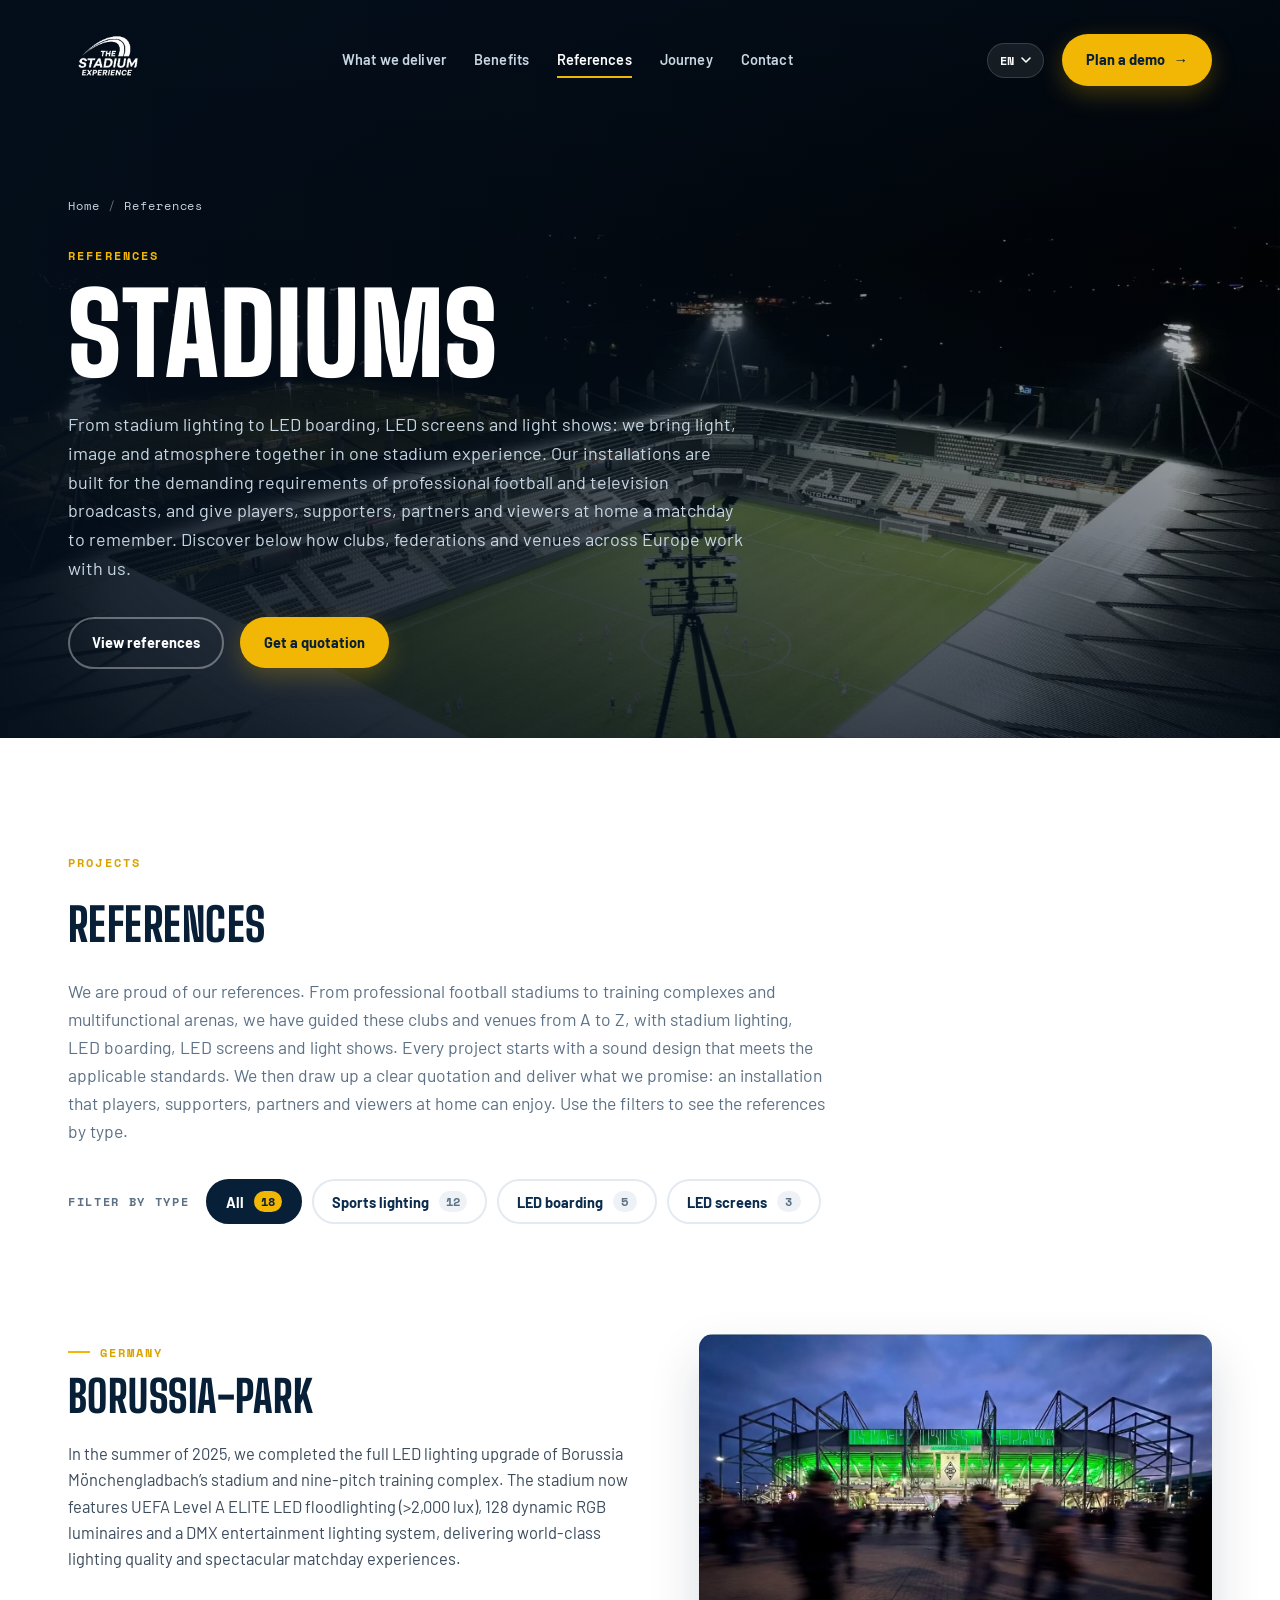
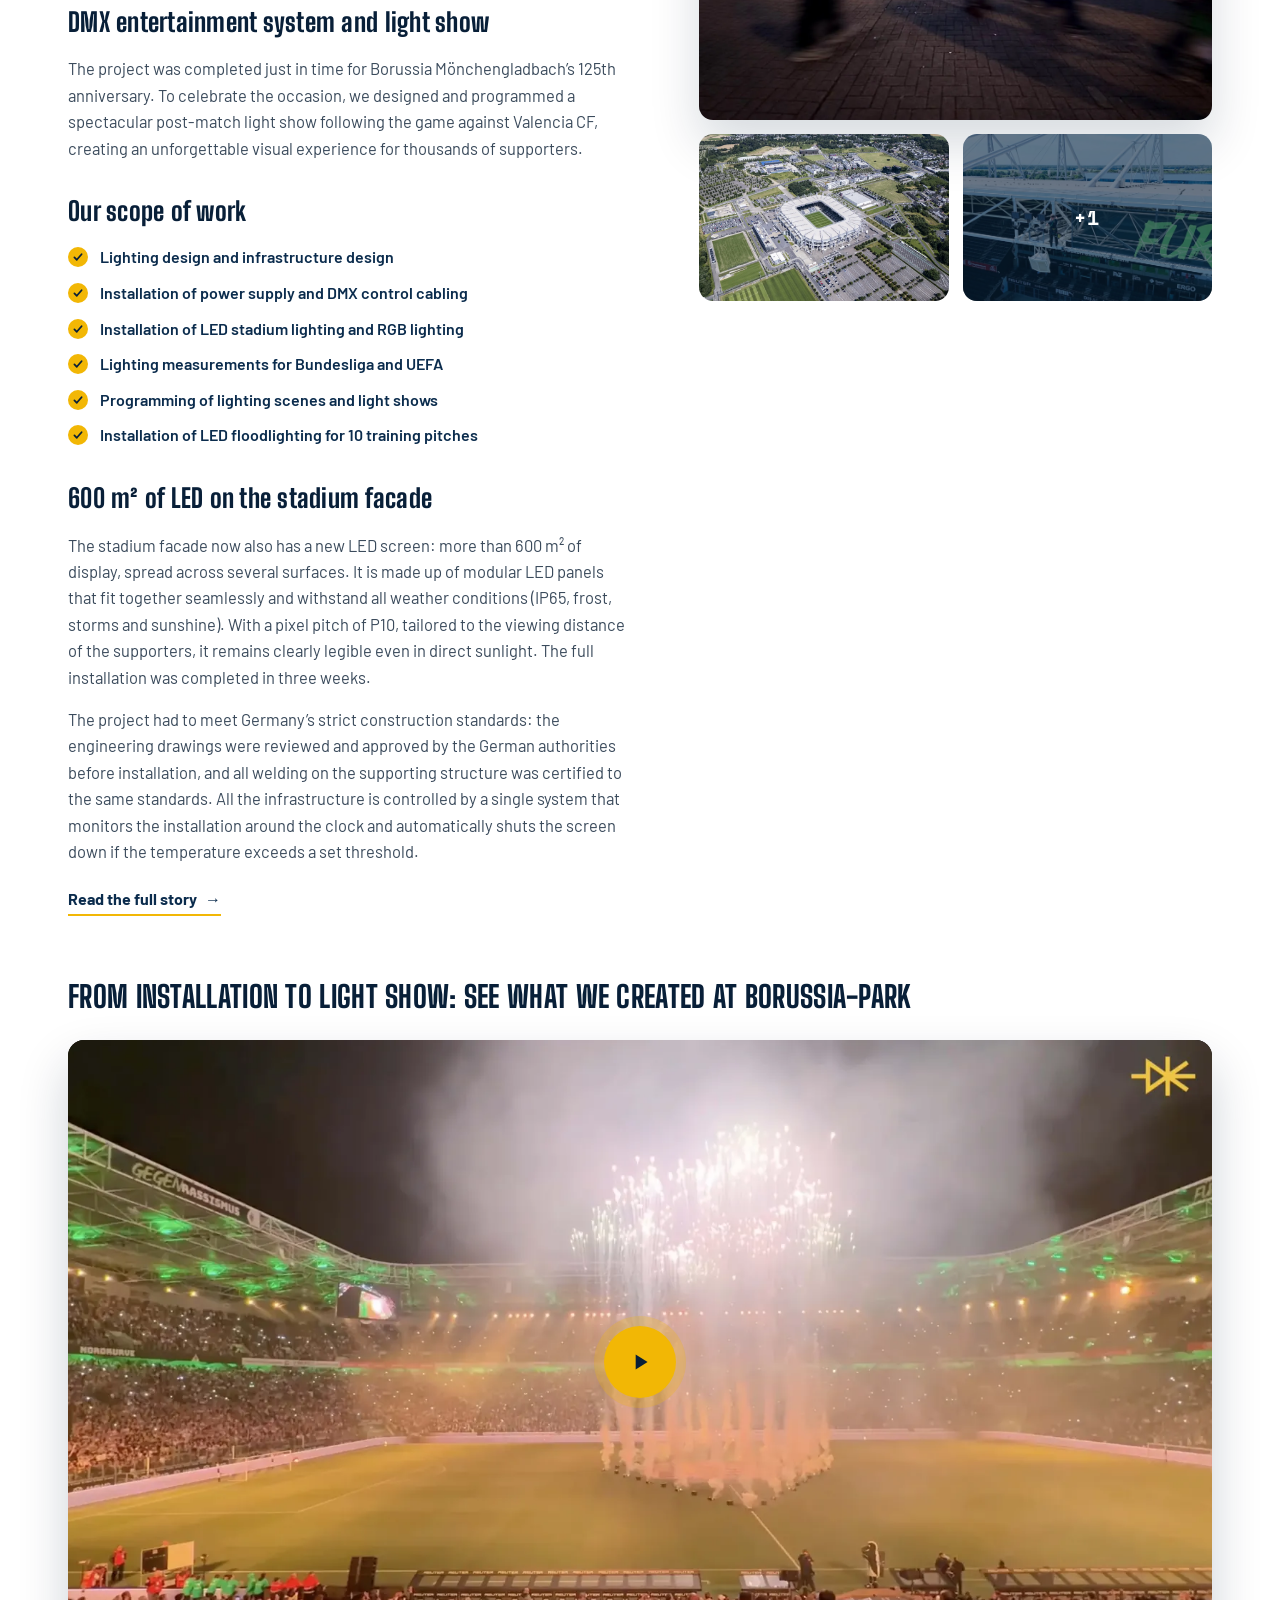
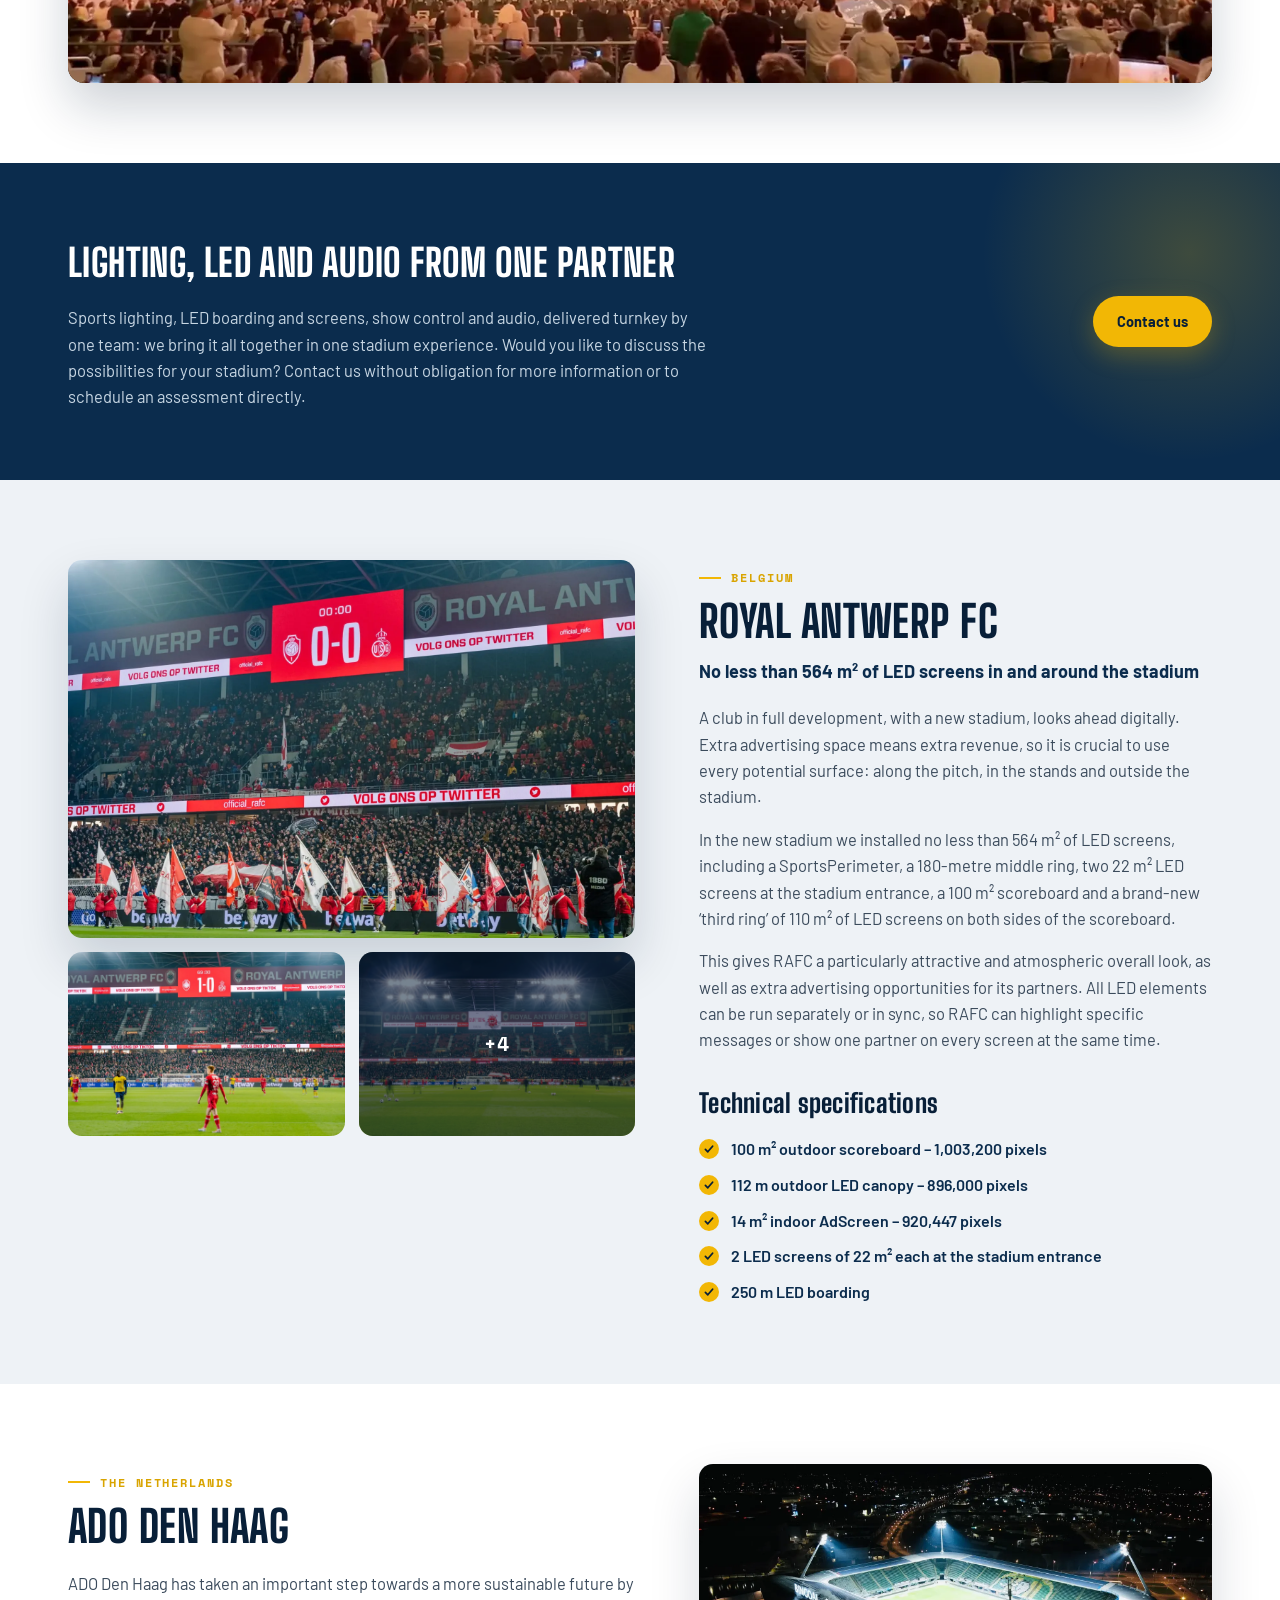
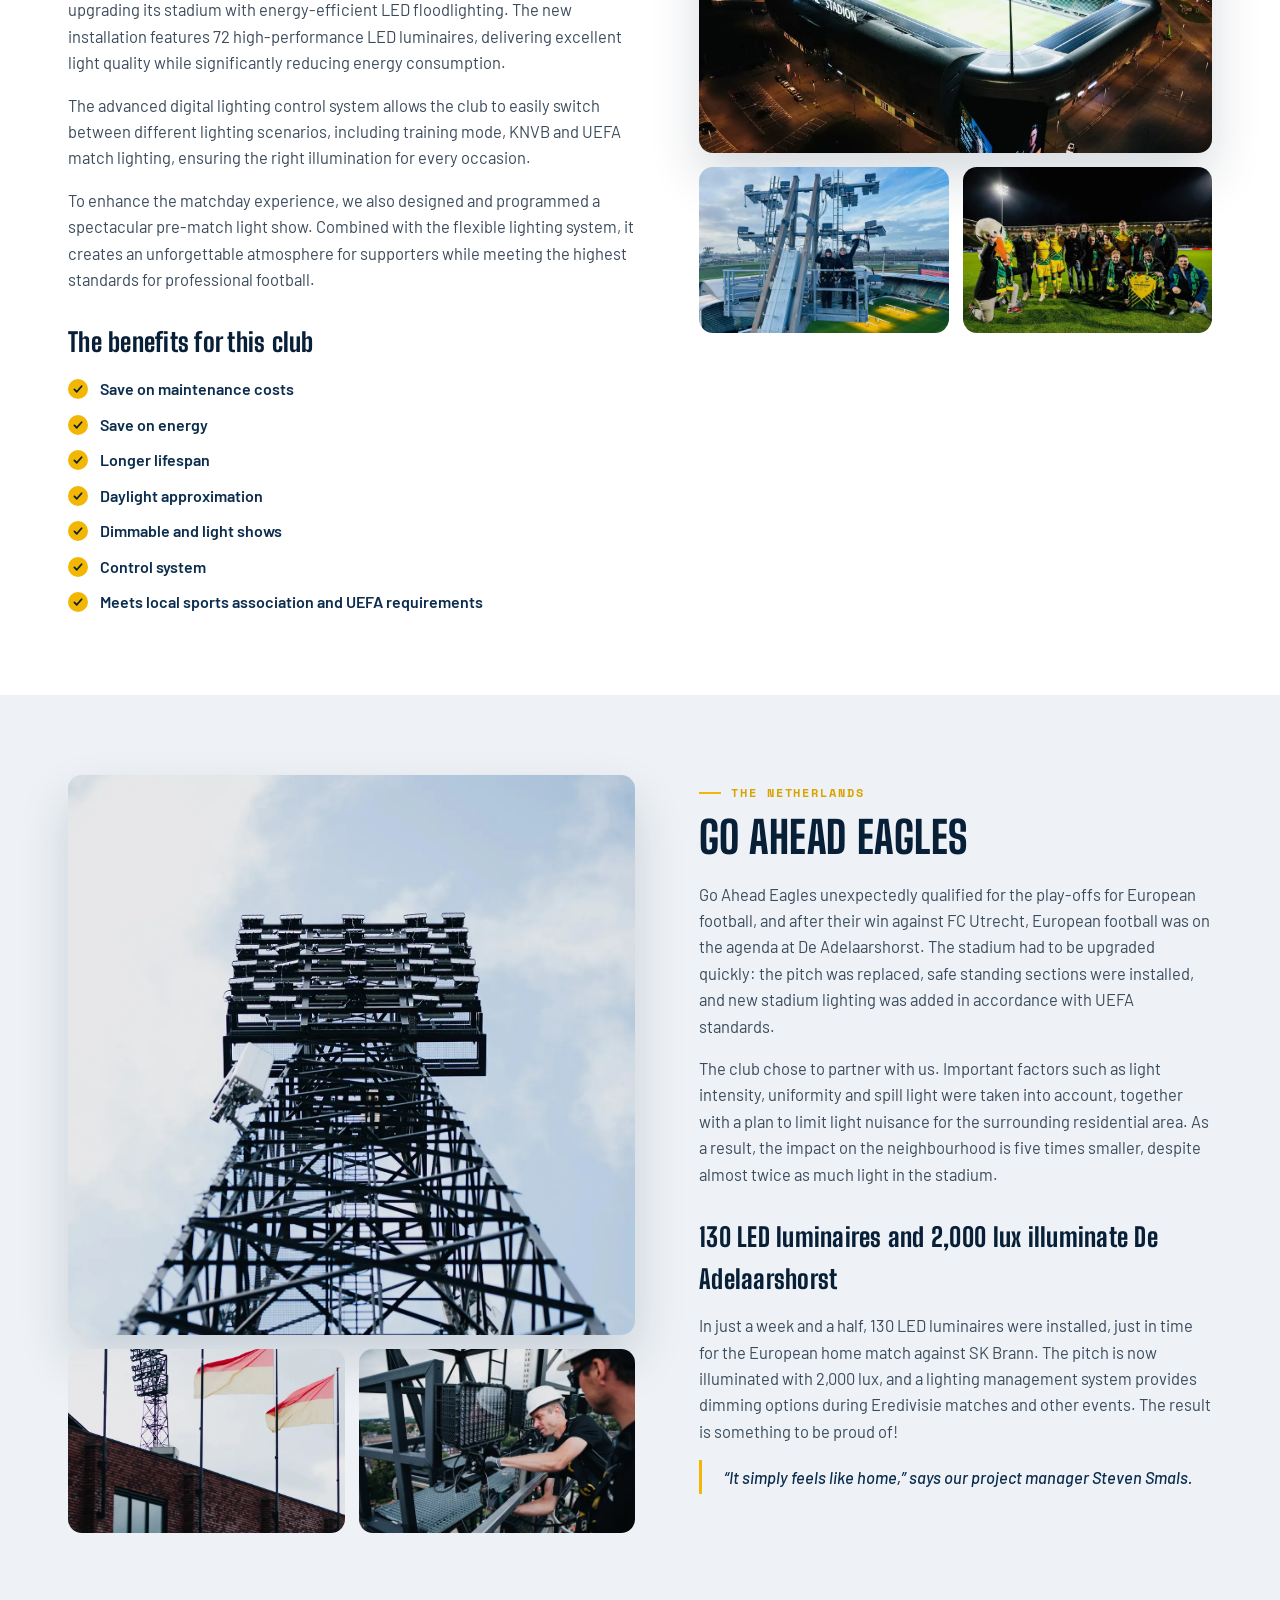
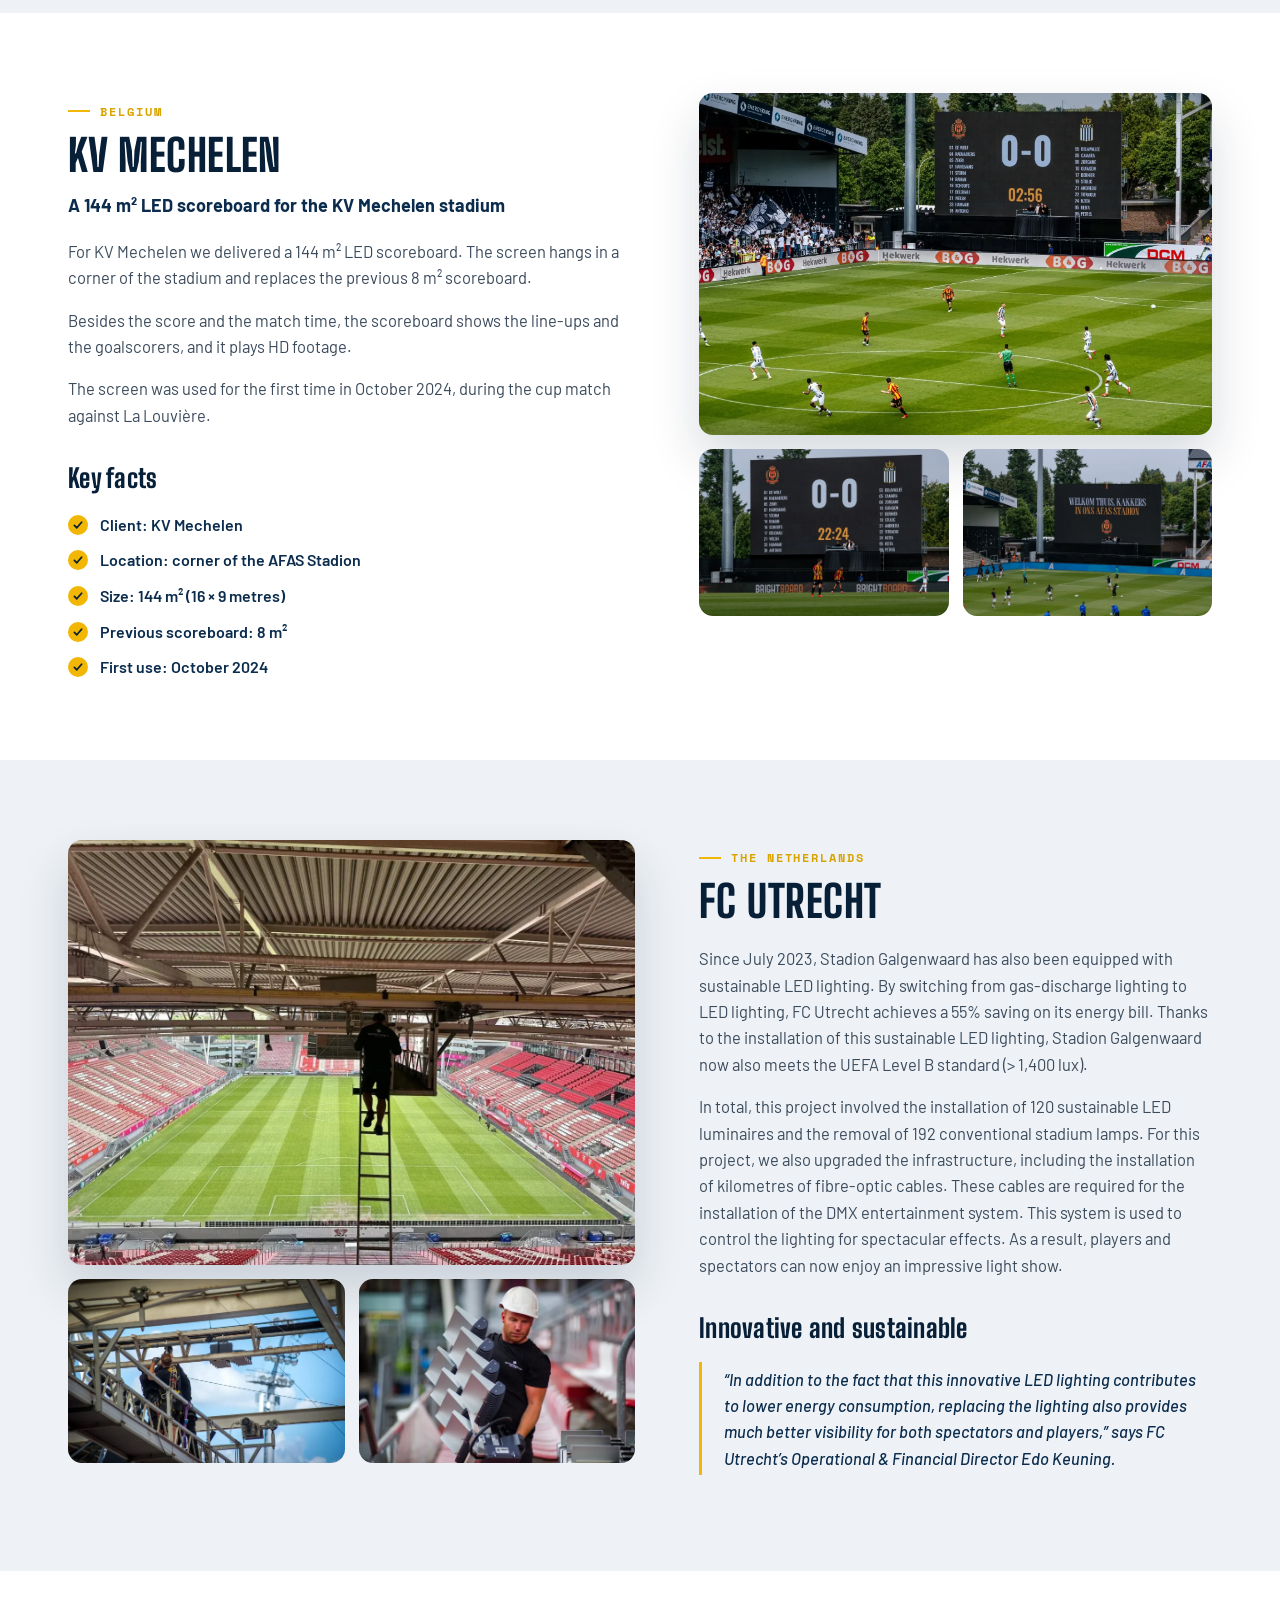
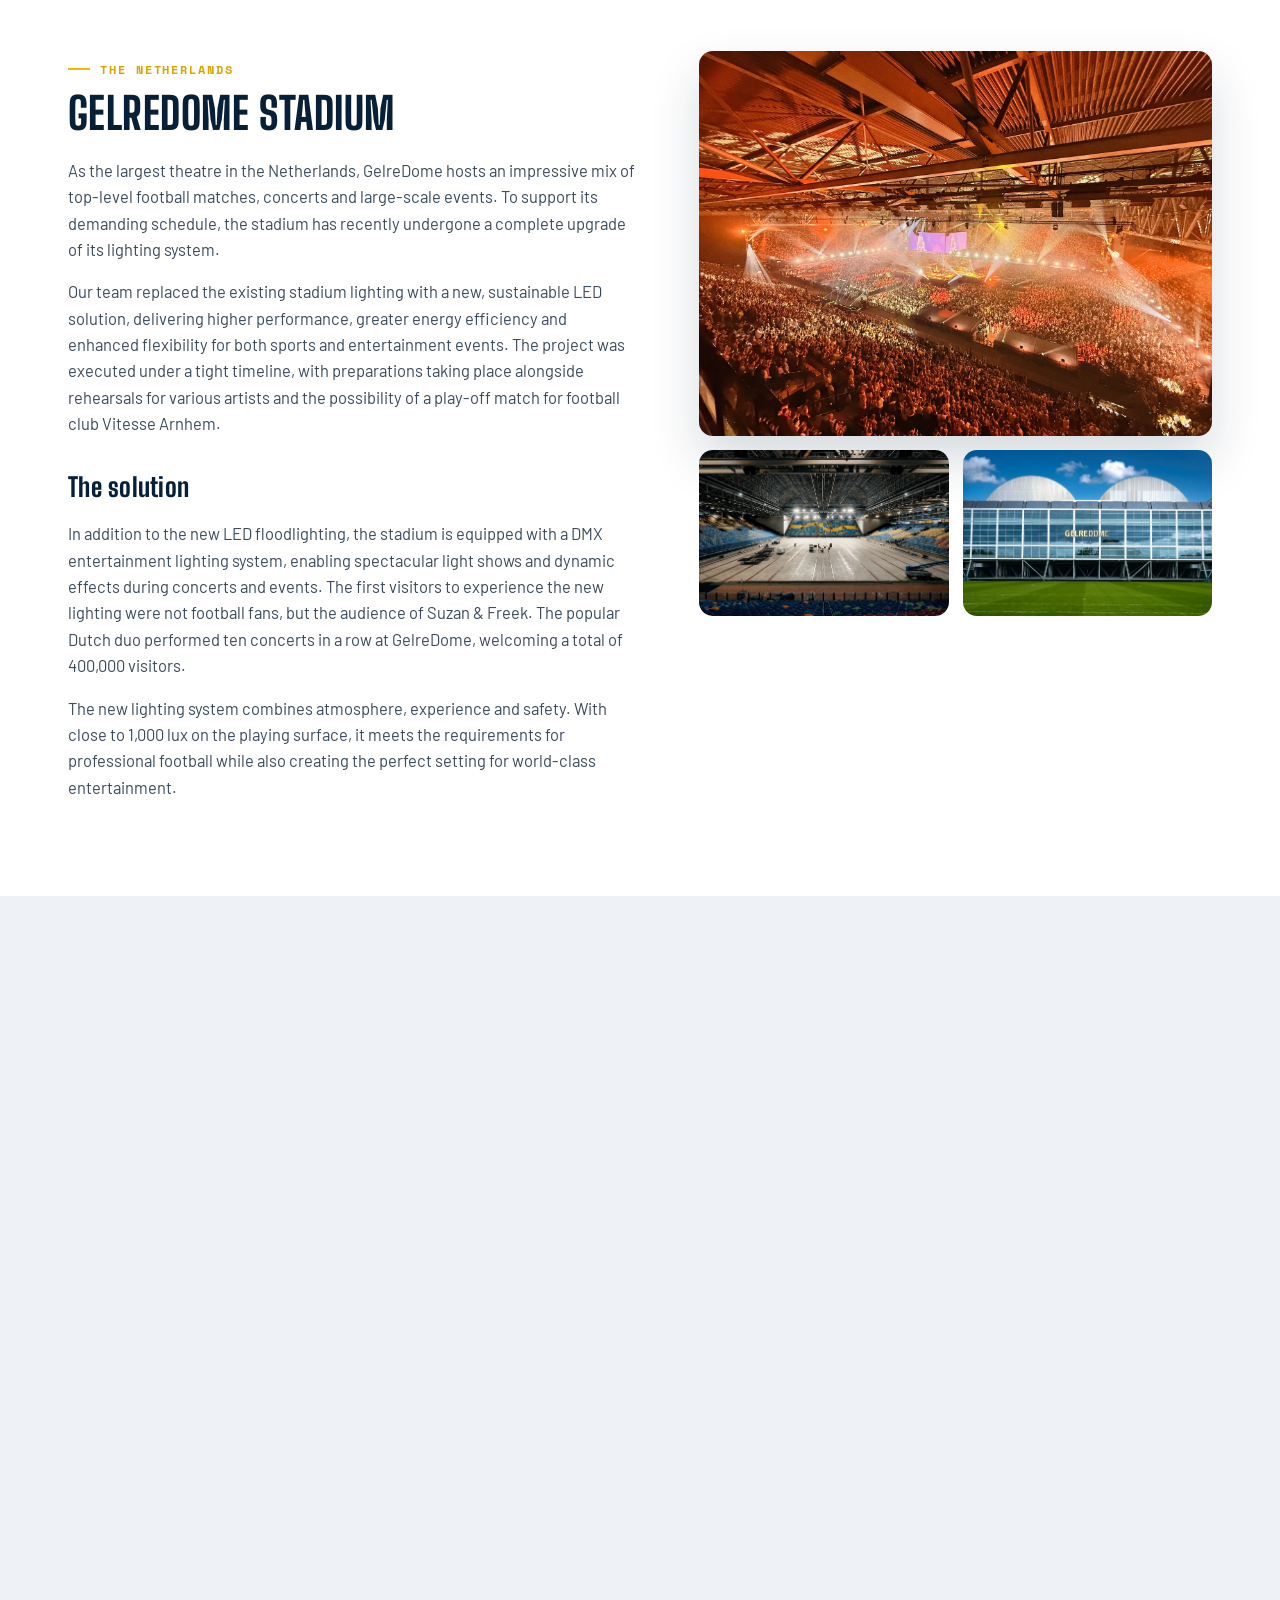
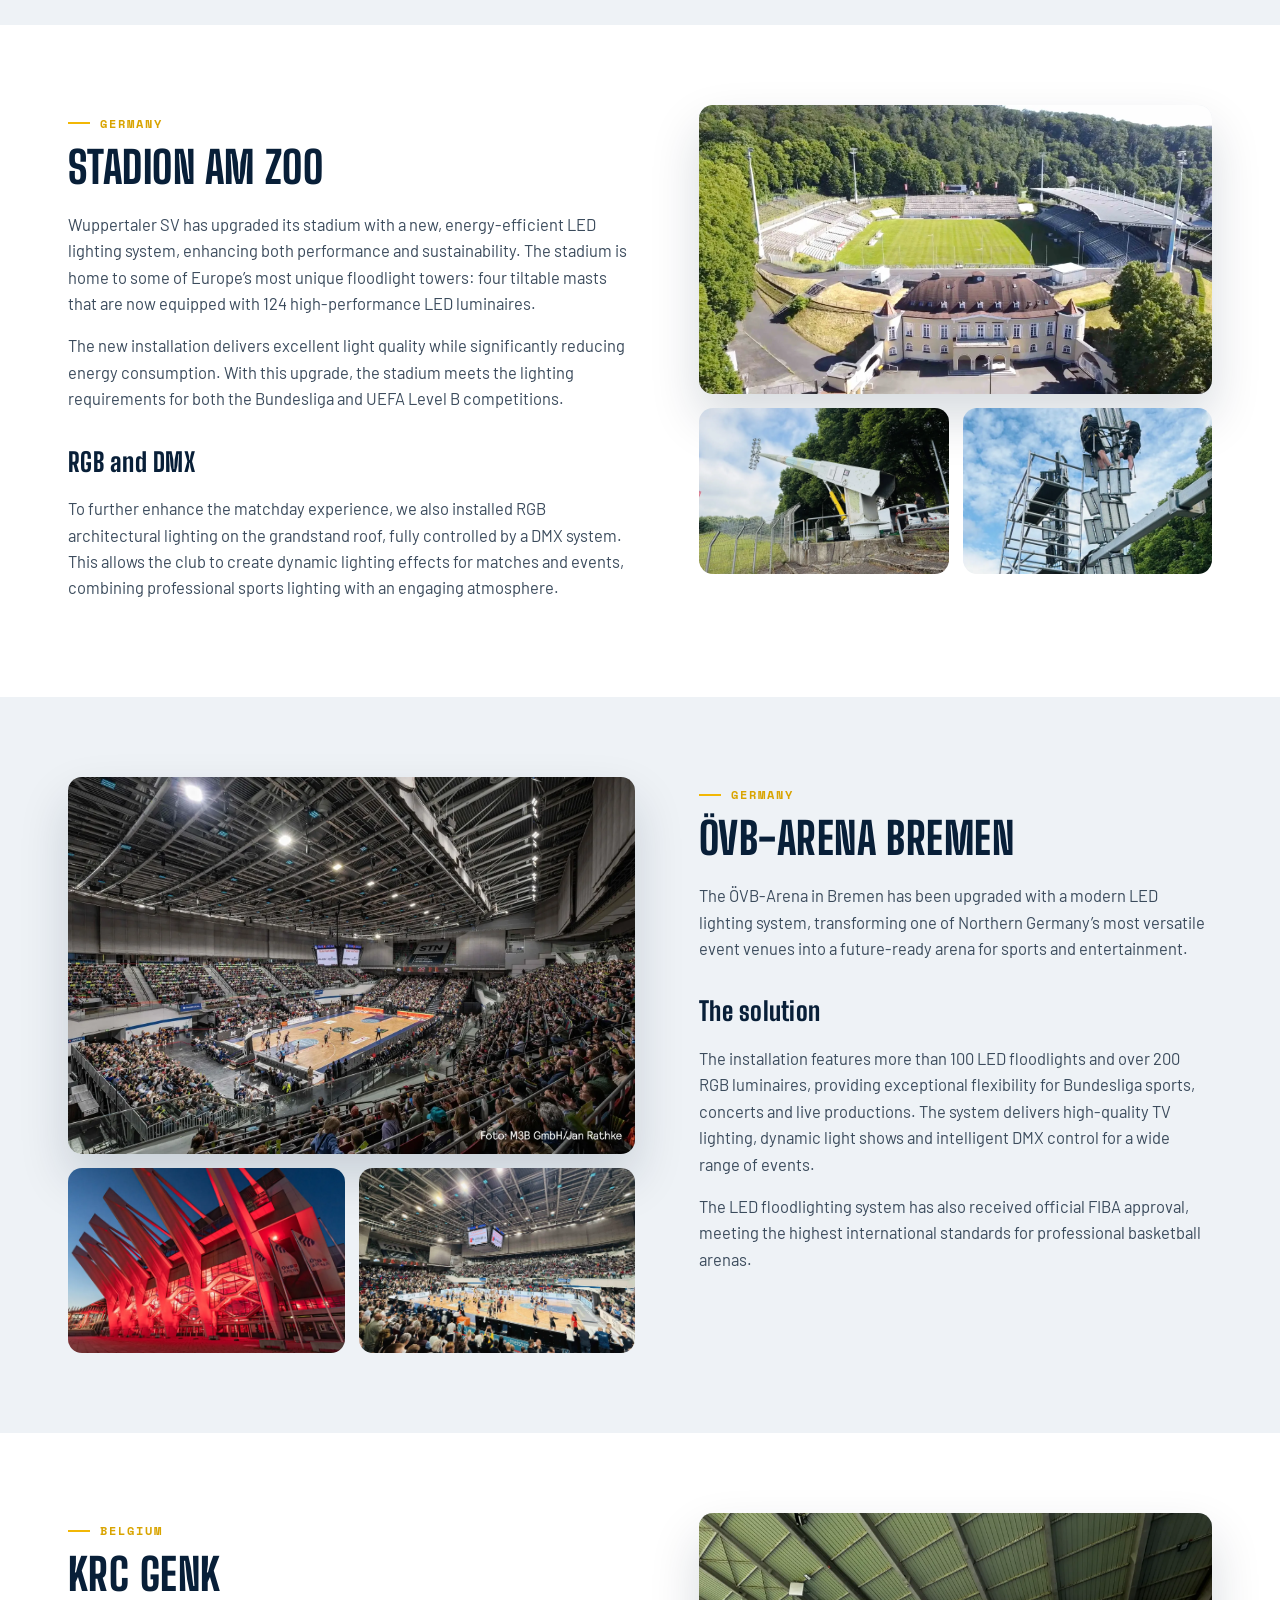
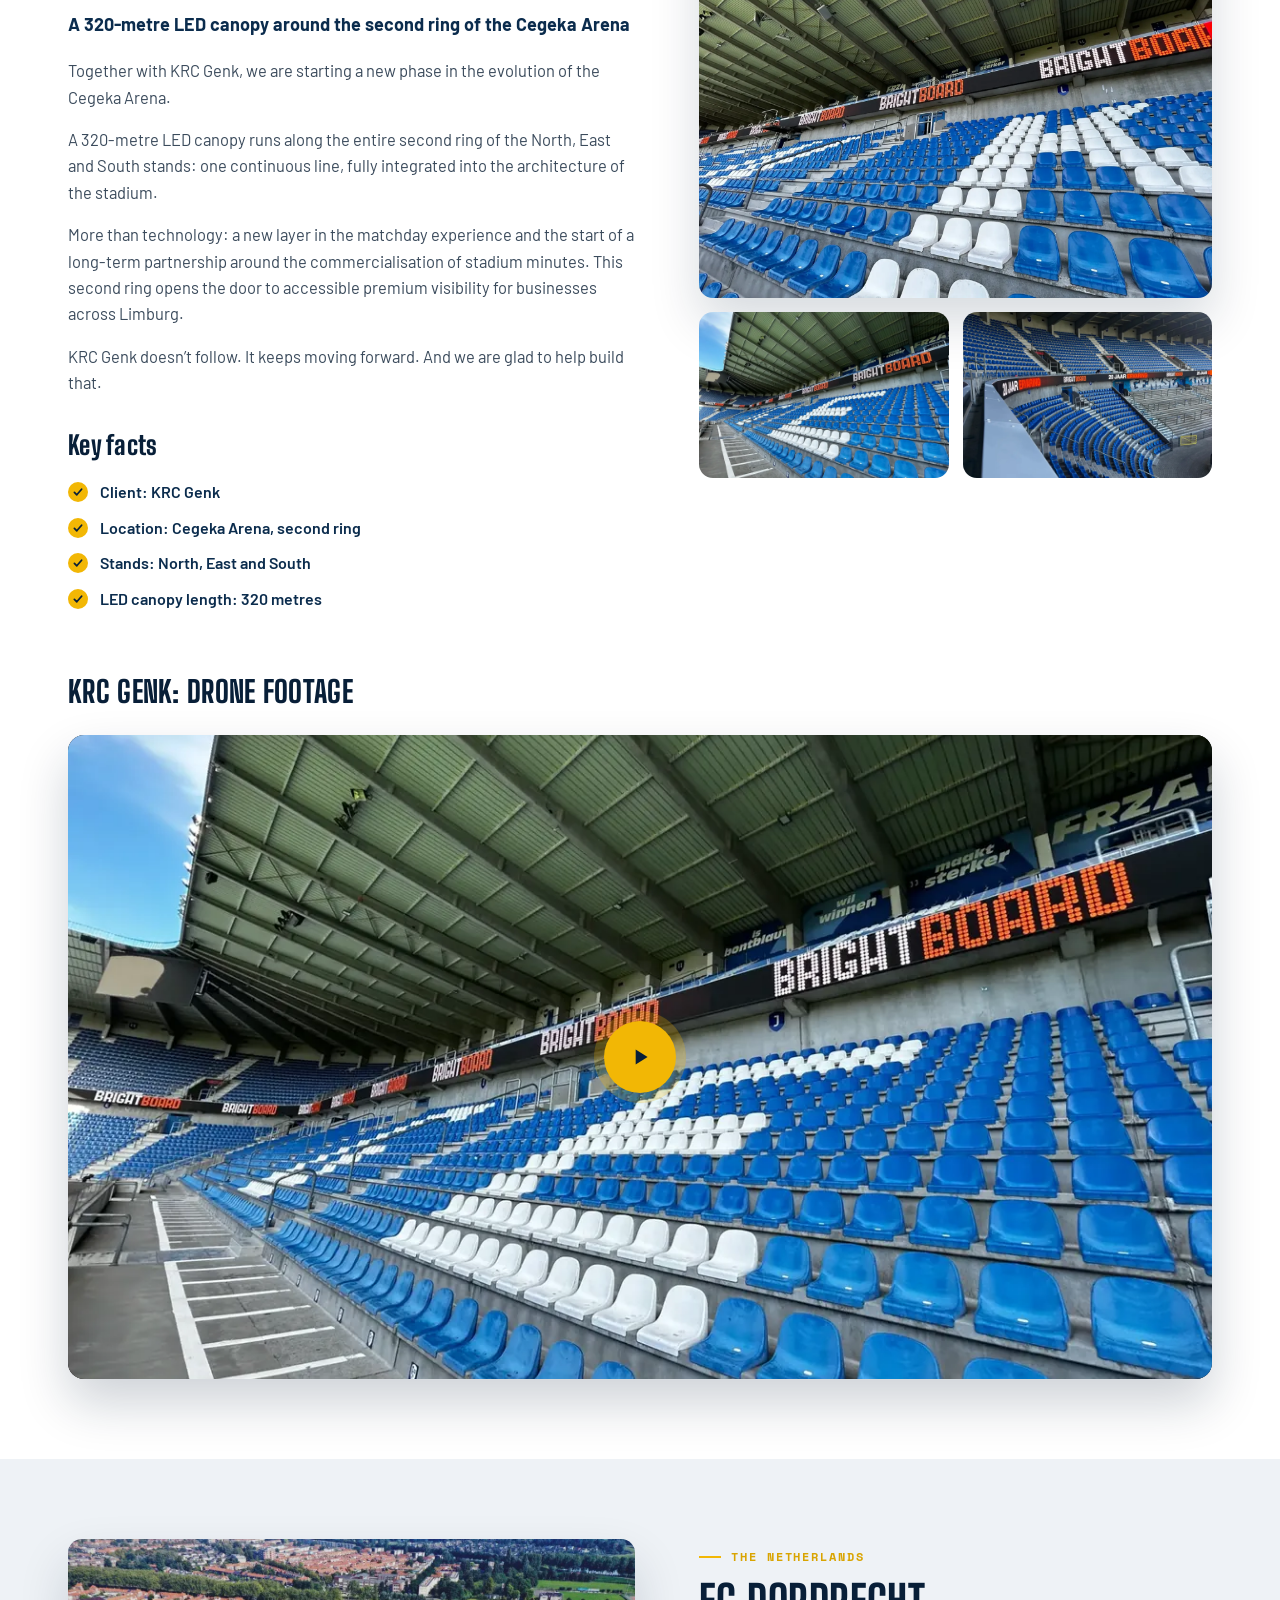
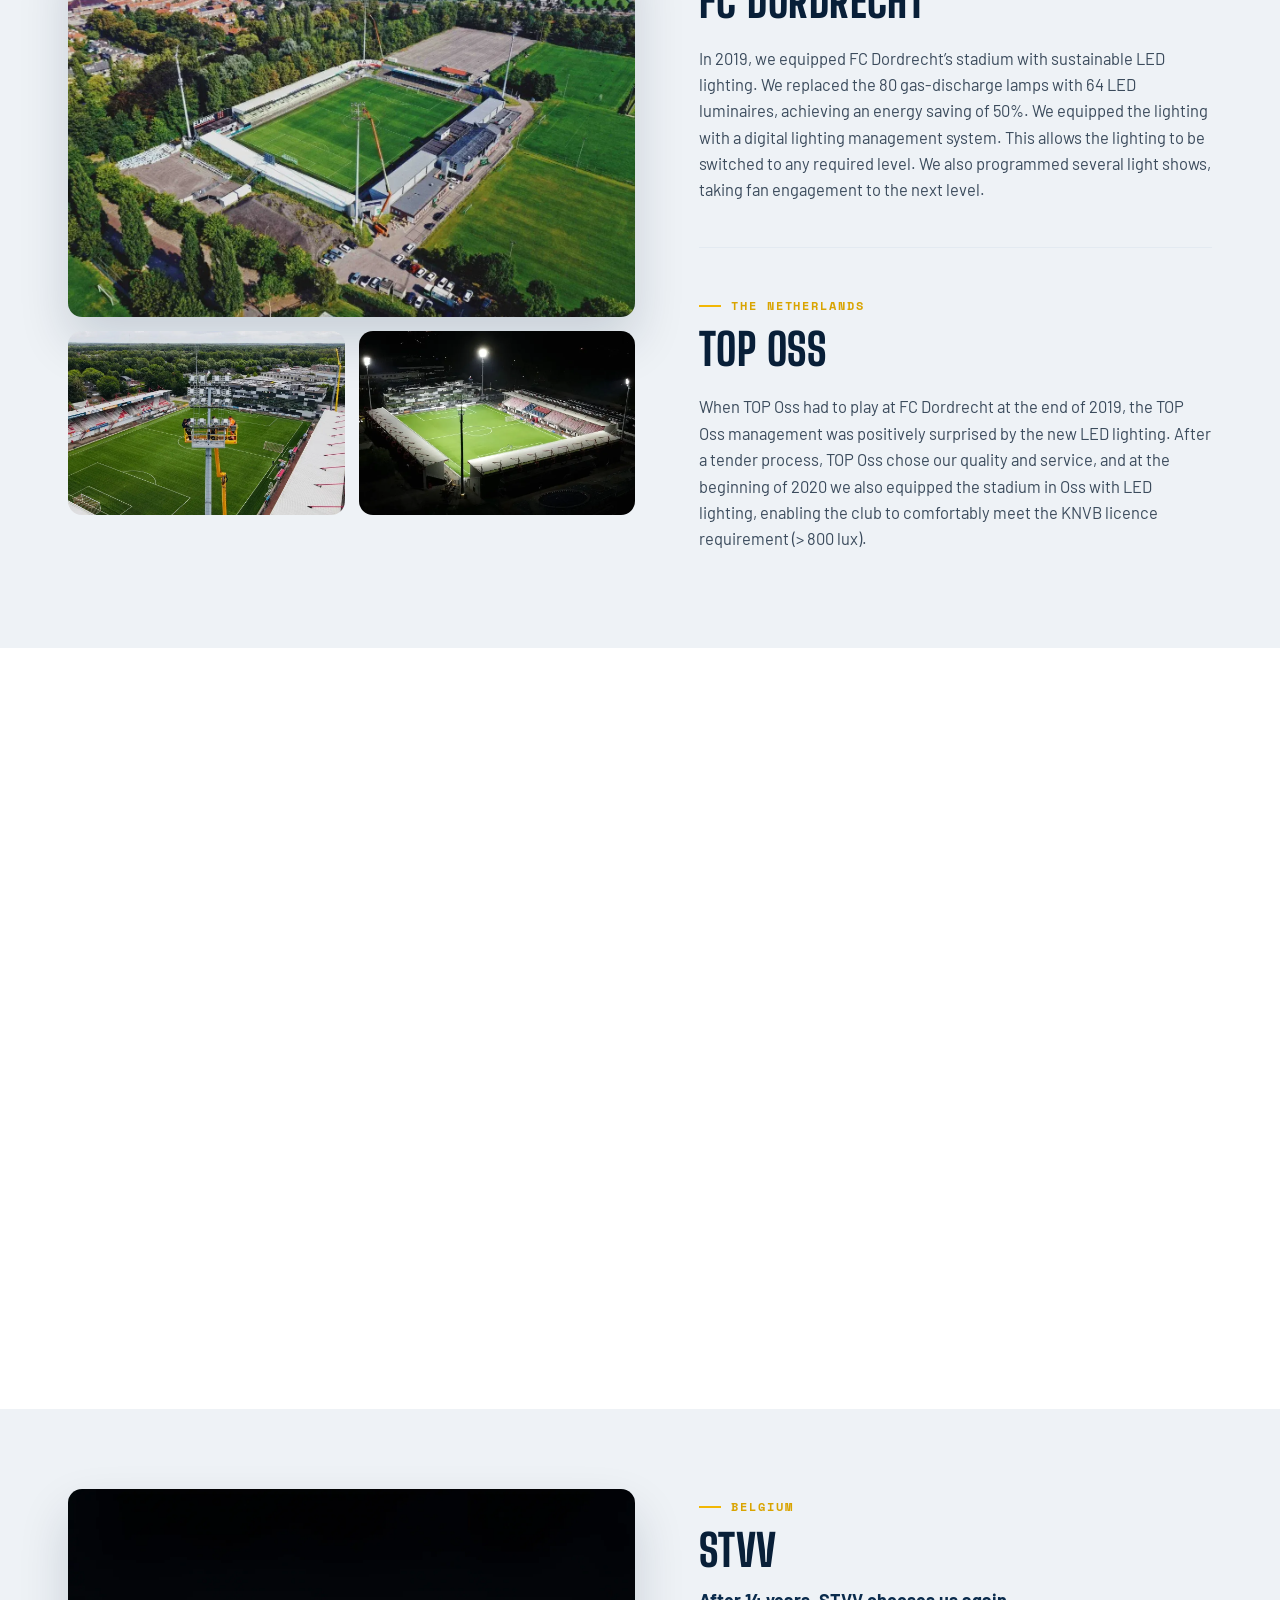
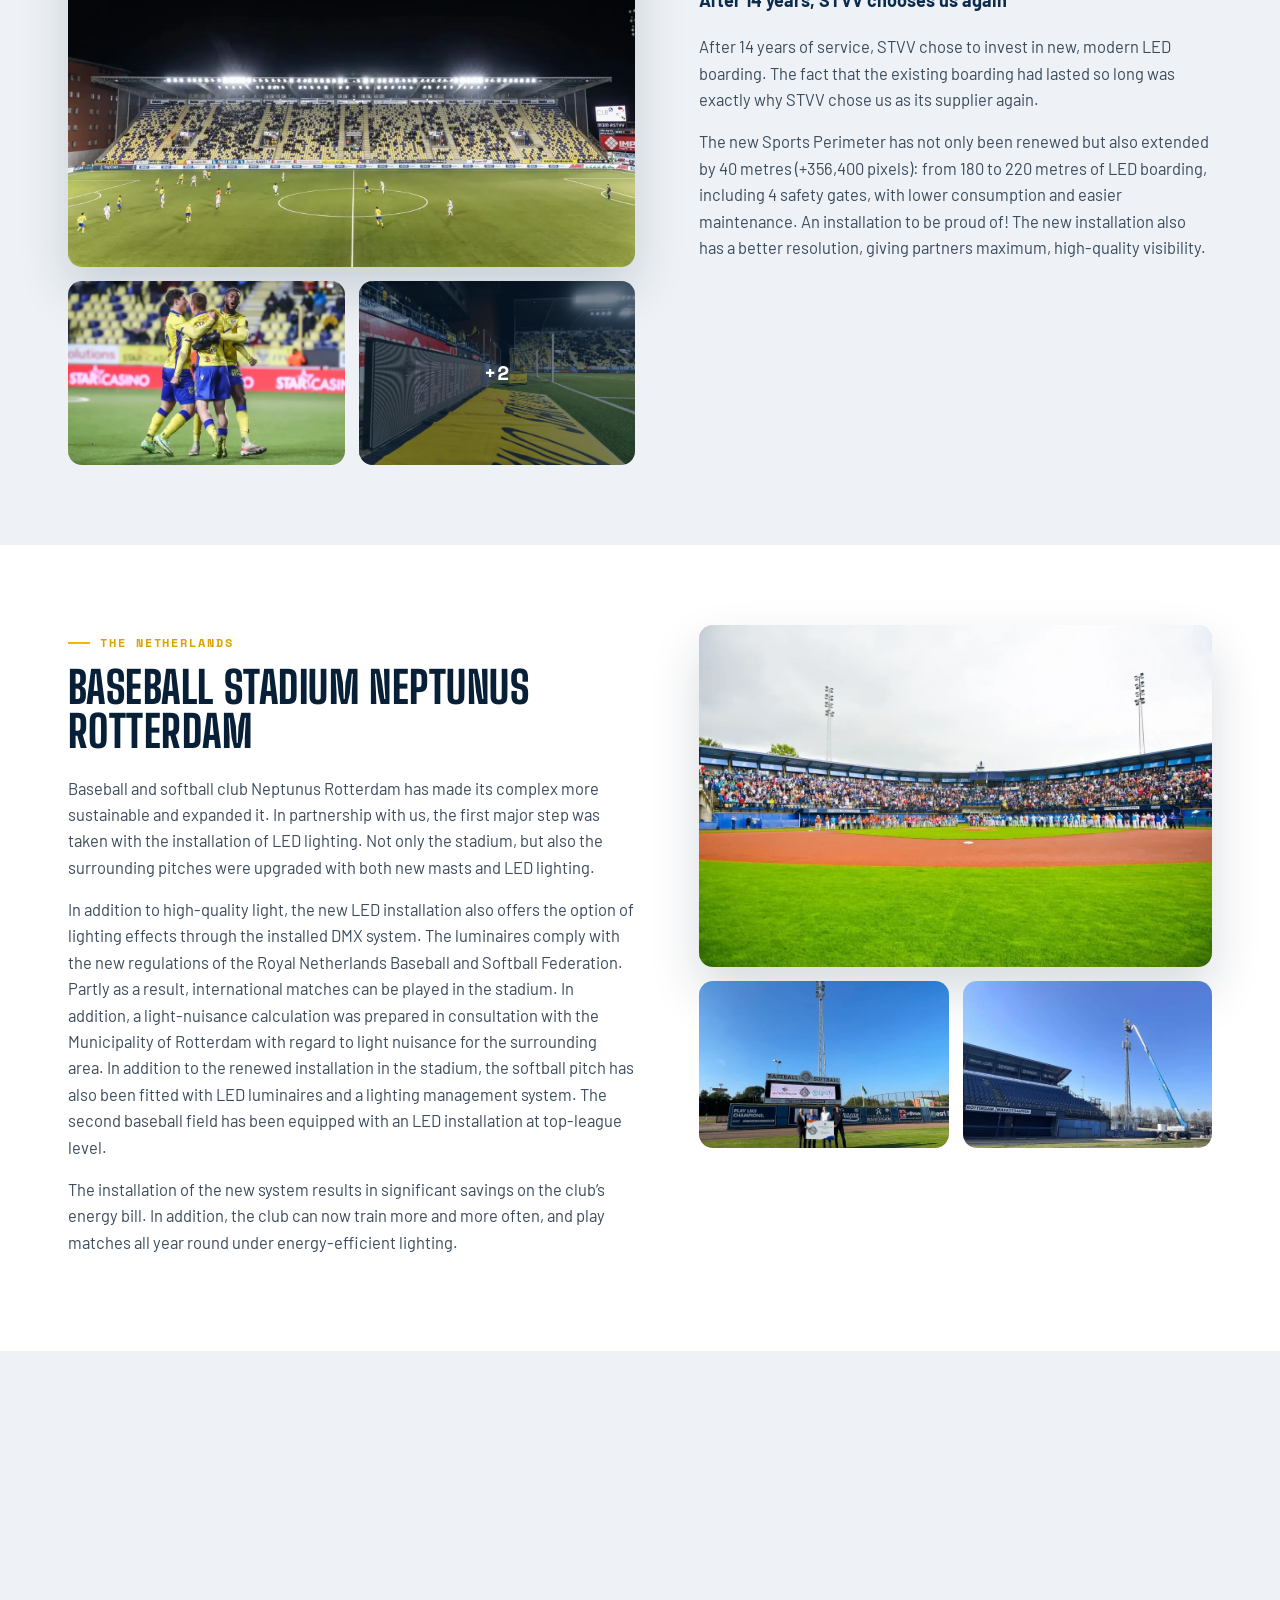
<file: references.html>
<!DOCTYPE html>
<html lang="en">
<head>
<!-- Google Tag Manager -->
<script>(function(w,d,s,l,i){w[l]=w[l]||[];w[l].push({'gtm.start':
new Date().getTime(),event:'gtm.js'});var f=d.getElementsByTagName(s)[0],
j=d.createElement(s),dl=l!='dataLayer'?'&l='+l:'';j.async=true;j.src=
'https://www.googletagmanager.com/gtm.js?id='+i+dl;f.parentNode.insertBefore(j,f);
})(window,document,'script','dataLayer','GTM-NWTGJNN2');</script>
<!-- End Google Tag Manager -->
<meta charset="UTF-8">
<meta name="viewport" content="width=device-width, initial-scale=1.0">
<title>References – Stadiums | The Stadium Experience</title>
<meta name="description" content="Stadium references of The Stadium Experience: stadium lighting, LED boarding, LED screens and light shows at Borussia-Park, Royal Antwerp FC, KV Mechelen, FC Utrecht, the Red Devils and more.">
<link rel="icon" href="assets/favicon.webp">
<link rel="preconnect" href="https://fonts.googleapis.com">
<link rel="preconnect" href="https://fonts.gstatic.com" crossorigin>
<link href="https://fonts.googleapis.com/css2?family=Big+Shoulders+Display:wght@600;700;800;900&family=Barlow:ital,wght@0,400;0,500;0,600;0,700;1,500&family=Space+Mono:wght@400;700&display=swap" rel="stylesheet">
<link rel="preload" as="image" href="assets/references/hero.webp">
<style>
/* ============ TOKENS (same as index.html) ============ */
:root{
  --navy-950:#081F38; --navy-900:#0B2C4D; --navy-800:#123456;
  --steel-600:#4A7BA6; --steel-400:#6E8CA6; --powder-200:#C7D6E3;
  --gold-500:#F2B705; --gold-600:#D9A400; --white:#FFFFFF;
  --ink-700:#3B4B5C; --ink-500:#5C7186; --mist-50:#EEF2F6; --mist-100:#E3EAF1;
  --font-display:'Big Shoulders Display', sans-serif;
  --font-body:'Barlow', sans-serif;
  --font-mono:'Space Mono', monospace;
  --container:1200px; --radius:14px;
}
*,*::before,*::after{box-sizing:border-box;}
html{scroll-behavior:smooth; overflow-x:clip;}
@media (prefers-reduced-motion: reduce){
  html{scroll-behavior:auto;}
  *{animation-duration:0.001ms !important; animation-iteration-count:1 !important; transition-duration:0.001ms !important; scroll-behavior:auto !important;}
}
body{margin:0; font-family:var(--font-body); background:var(--white); color:var(--ink-700); line-height:1.6; -webkit-font-smoothing:antialiased; overflow-x:clip;}
img{max-width:100%; display:block;}
a{color:inherit;}
.container{max-width:var(--container); margin:0 auto; padding:0 28px;}
section{position:relative;}
h1,h2,h3,h4{font-family:var(--font-display); margin:0; letter-spacing:0.01em;}
.eyebrow{font-family:var(--font-mono); font-size:12px; letter-spacing:0.18em; text-transform:uppercase; color:var(--gold-600); font-weight:700; display:inline-flex; align-items:center; gap:10px;}
.eyebrow.on-dark{color:var(--gold-500);}
a:focus-visible, button:focus-visible{outline:3px solid var(--gold-500); outline-offset:2px;}

/* reveal */
.reveal{opacity:0; transform:translateY(28px); transition:opacity .7s ease, transform .7s ease;}
.reveal.is-visible{opacity:1; transform:translateY(0);}
.reveal-stagger > *{opacity:0; transform:translateY(24px); transition:opacity .6s ease, transform .6s ease;}
.reveal-stagger.is-visible > *{opacity:1; transform:translateY(0);}
.reveal-stagger.is-visible > *:nth-child(2){transition-delay:.08s;}
.reveal-stagger.is-visible > *:nth-child(3){transition-delay:.16s;}
.reveal-stagger.is-visible > *:nth-child(4){transition-delay:.24s;}
.reveal-stagger.is-visible > *:nth-child(5){transition-delay:.32s;}

/* ============ HEADER (same as index.html) ============ */
header{position:fixed; top:0; left:0; right:0; z-index:100; background:rgba(8,31,56,0); transition:background .35s ease, backdrop-filter .35s ease, box-shadow .35s ease, padding .35s ease; padding:20px 0;}
header.scrolled{background:rgba(8,31,56,0.92); backdrop-filter:blur(10px); box-shadow:0 8px 30px rgba(0,0,0,0.25); padding:12px 0;}
header .container{display:flex; align-items:center; justify-content:space-between; gap:20px;}
.brand{display:flex; align-items:center; gap:10px; text-decoration:none;}
.brand img{height:80px; transition:height .3s ease; filter:brightness(0) invert(1);}
header.scrolled .brand img{height:64px;}
nav.main-nav{display:flex; align-items:center; gap:28px;}
nav.main-nav a{color:var(--powder-200); text-decoration:none; font-size:14.5px; font-weight:600; letter-spacing:0.01em; position:relative;}
nav.main-nav a::after{content:""; position:absolute; left:0; bottom:-6px; width:0; height:2px; background:var(--gold-500); transition:width .25s ease;}
nav.main-nav a:hover::after, nav.main-nav a.active::after{width:100%;}
nav.main-nav a.active{color:var(--white);}
.header-right{display:flex; align-items:center; gap:18px;}
.lang-switch{position:relative;}
.lang-switch-trigger{display:flex; align-items:center; gap:6px; font-family:var(--font-mono); font-size:12px; font-weight:700; letter-spacing:0.04em; padding:8px 12px; border-radius:999px; border:1px solid rgba(255,255,255,0.15); background:rgba(255,255,255,0.08); color:var(--white); cursor:pointer; transition:background .2s ease, border-color .2s ease;}
.lang-switch-trigger:hover{background:rgba(255,255,255,0.16); border-color:rgba(255,255,255,0.3);}
.lang-switch-trigger svg{transition:transform .2s ease; flex-shrink:0;}
.lang-switch.open .lang-switch-trigger svg{transform:rotate(180deg);}
.lang-switch-menu{position:absolute; top:calc(100% + 8px); right:0; min-width:96px; background:var(--navy-900); border:1px solid rgba(255,255,255,0.15); border-radius:14px; padding:6px; display:flex; flex-direction:column; gap:2px; box-shadow:0 16px 32px rgba(0,0,0,0.35); opacity:0; visibility:hidden; transform:translateY(-6px); transition:opacity .18s ease, transform .18s ease, visibility .18s ease; z-index:50;}
.lang-switch.open .lang-switch-menu{opacity:1; visibility:visible; transform:translateY(0);}
.lang-switch-menu button{font-family:var(--font-mono); font-size:12px; font-weight:700; letter-spacing:0.04em; padding:8px 12px; border-radius:9px; border:none; background:transparent; color:var(--powder-200); cursor:pointer; text-align:left; transition:background .2s ease, color .2s ease;}
.lang-switch-menu button.active{background:var(--gold-500); color:var(--navy-950);}
.lang-switch-menu button:hover:not(.active){background:rgba(255,255,255,0.1); color:var(--white);}
.btn{display:inline-flex; align-items:center; justify-content:center; gap:9px; font-family:var(--font-body); font-weight:700; font-size:14.5px; padding:12px 22px; border-radius:999px; text-decoration:none; cursor:pointer; border:2px solid transparent; transition:transform .2s ease, box-shadow .2s ease, background .2s ease, color .2s ease; white-space:nowrap;}
.btn:hover{transform:translateY(-2px);}
.btn-gold{background:var(--gold-500); color:var(--navy-950); box-shadow:0 8px 24px rgba(242,183,5,0.25);}
.btn-gold:hover{background:var(--gold-600); box-shadow:0 10px 28px rgba(242,183,5,0.35);}
.btn-ghost-dark{border-color:rgba(255,255,255,0.35); color:var(--white);}
.btn-ghost-dark:hover{border-color:var(--white); background:rgba(255,255,255,0.08);}
.header-cta{display:flex; align-items:center; gap:10px;}
.burger{display:none; background:none; border:none; cursor:pointer; padding:6px; color:var(--white);}
.mobile-nav{position:fixed; inset:0; background:var(--navy-950); z-index:200; display:flex; flex-direction:column; padding:100px 32px 40px; transform:translateX(100%); transition:transform .35s ease; visibility:hidden;}
.mobile-nav.open{transform:translateX(0); visibility:visible;}
.mobile-nav a{color:var(--white); font-family:var(--font-display); font-size:28px; font-weight:700; text-decoration:none; padding:14px 0; border-bottom:1px solid rgba(255,255,255,0.1);}
.mobile-nav a.active{color:var(--gold-500);}
.mobile-nav .close-btn{position:absolute; top:26px; right:28px; background:none; border:none; color:var(--white); cursor:pointer;}
.mobile-nav .btn{margin-top:30px; color:var(--navy-950); font-family:var(--font-body); font-size:16px; border-bottom:none;}

/* ============ HERO ============ */
.ref-hero{position:relative; min-height:82vh; display:flex; align-items:flex-end; background:var(--navy-950); overflow:hidden; padding:150px 0 70px;}
.ref-hero-bg{position:absolute; inset:0; width:100%; height:100%; object-fit:cover; object-position:center 40%; transform:scale(1.06); animation:heroZoom 2.4s cubic-bezier(.16,.8,.3,1) forwards;}
@keyframes heroZoom{to{transform:scale(1);}}
.ref-hero-scrim{position:absolute; inset:0; background:linear-gradient(90deg, rgba(4,15,28,0.88) 0%, rgba(4,15,28,0.62) 45%, rgba(4,15,28,0.15) 100%), linear-gradient(180deg, rgba(4,15,28,0.55) 0%, rgba(4,15,28,0) 35%, rgba(4,15,28,0.65) 100%);}
.ref-hero .container{position:relative; z-index:2; width:100%;}
.crumbs{font-family:var(--font-mono); font-size:12px; letter-spacing:.08em; color:var(--powder-200); margin-bottom:26px;}
.crumbs a{color:var(--powder-200); text-decoration:none;}
.crumbs a:hover{color:var(--gold-500);}
.crumbs span{margin:0 8px; opacity:.5;}
.ref-hero .eyebrow{margin-bottom:18px;}
.ref-hero h1{font-size:clamp(52px, 9vw, 112px); font-weight:900; color:var(--white); line-height:.92; margin:0 0 24px; opacity:0; animation:fadeUp .9s .15s ease forwards;}
.ref-hero-lead{font-size:18px; color:var(--powder-200); max-width:680px; margin:0 0 34px; opacity:0; animation:fadeUp .9s .3s ease forwards;}
.ref-hero-actions{display:flex; gap:16px; flex-wrap:wrap; opacity:0; animation:fadeUp .9s .45s ease forwards;}
@keyframes fadeUp{from{opacity:0; transform:translateY(18px);} to{opacity:1; transform:translateY(0);}}

/* ============ SECTIONS ============ */
.section{padding:110px 0;}
.section-light{background:var(--white);}
.section-mist{background:var(--mist-50);}
.section-dark{background:var(--navy-950); color:var(--powder-200);}
.section-head{max-width:760px; margin-bottom:56px;}
.section-head h2{font-size:clamp(30px,4vw,46px); font-weight:800; margin:14px 0 16px; color:var(--navy-950); text-transform:uppercase;}
.section-dark .section-head h2{color:var(--white);}
.section-head p{font-size:17.5px; color:var(--ink-500); margin:0;}
.section-dark .section-head p{color:var(--powder-200);}
.section-head.centered{margin-left:auto; margin-right:auto; text-align:center;}

/* references intro */
.refs-intro{padding:110px 0 30px;}

/* reference block */
/* type filters */
.ref-filters{display:flex; flex-wrap:wrap; align-items:center; gap:10px; margin-top:34px;}
.ref-filters-label{font-family:var(--font-mono); font-size:12px; font-weight:700; letter-spacing:.14em; text-transform:uppercase; color:var(--ink-500); margin-right:6px;}
.ref-filter{display:inline-flex; align-items:center; gap:10px; font-family:var(--font-body); font-weight:700; font-size:14.5px; padding:10px 18px; border-radius:999px; border:2px solid var(--mist-100); background:var(--white); color:var(--navy-900); cursor:pointer; transition:background .2s ease, border-color .2s ease, color .2s ease;}
.ref-filter:hover{border-color:var(--navy-900);}
.ref-filter.active{background:var(--navy-950); border-color:var(--navy-950); color:var(--white);}
.ref-filter .count{font-family:var(--font-mono); font-size:12px; min-width:24px; padding:2px 7px; border-radius:999px; background:var(--mist-50); color:var(--ink-500); text-align:center;}
.ref-filter.active .count{background:var(--gold-500); color:var(--navy-950);}
.ref-empty{padding:40px 0 90px;}
.ref-empty-box{border:2px dashed var(--mist-100); border-radius:18px; padding:46px 32px; text-align:center;}
.ref-empty-box p{font-size:17.5px; color:var(--ink-500); max-width:560px; margin:0 auto 22px;}
[hidden]{display:none !important;}

.ref{padding:80px 0;}
.ref.flip{background:var(--mist-50);}
.ref-grid{display:grid; grid-template-columns:1.05fr .95fr; gap:64px; align-items:start;}
.ref.flip .ref-copy{order:2;}
.ref-tag{font-family:var(--font-mono); font-size:12px; font-weight:700; letter-spacing:.16em; text-transform:uppercase; color:var(--gold-600); display:inline-flex; align-items:center; gap:10px; margin-bottom:12px;}
.ref-tag::before{content:""; width:22px; height:2px; background:var(--gold-500);}
.ref-copy h2{font-size:clamp(30px,3.6vw,44px); font-weight:800; color:var(--navy-950); text-transform:uppercase; line-height:1; margin:0 0 22px;}
.ref-copy h3{font-size:clamp(21px,2.2vw,26px); font-weight:800; color:var(--navy-950); margin:30px 0 12px;}
.ref-copy p{margin:0 0 16px; font-size:16.5px;}
.ref-copy p.ref-lead{font-family:var(--font-body); font-weight:700; font-size:18px; color:var(--navy-900); margin:-8px 0 18px;}
.ref-more{display:inline-flex; align-items:center; gap:8px; margin-top:6px; font-weight:700; color:var(--navy-900); text-decoration:none; border-bottom:2px solid var(--gold-500); padding-bottom:2px; transition:color .2s ease;}
.ref-more:hover{color:var(--gold-600);}
.ref-gallery .g-extra{display:none;}
.ref-gallery .g-more{position:absolute; inset:0; display:flex; align-items:center; justify-content:center; background:rgba(8,31,56,0.55); color:var(--white); font-family:var(--font-mono); font-weight:700; font-size:20px; letter-spacing:.04em; pointer-events:none;}
.ref-copy .ref-sub + .ref-sub{margin-top:44px; padding-top:40px; border-top:1px solid var(--mist-100);}
.ref-quote{margin:24px 0 8px; padding:4px 0 4px 22px; border-left:3px solid var(--gold-500); font-family:var(--font-body); font-style:italic; font-weight:500; font-size:17.5px; color:var(--navy-900);}
.ref-list{list-style:none; padding:0; margin:6px 0 0; display:grid; gap:10px;}
.ref-list li{position:relative; padding-left:32px; font-weight:600; color:var(--navy-900);}
.ref-list li::before{content:""; position:absolute; left:0; top:3px; width:20px; height:20px; border-radius:50%; background:var(--gold-500) url("data:image/svg+xml,%3Csvg xmlns='http://www.w3.org/2000/svg' viewBox='0 0 20 20'%3E%3Cpath d='M5.5 10.5l3 3 6-7' fill='none' stroke='%23081F38' stroke-width='2.2' stroke-linecap='round' stroke-linejoin='round'/%3E%3C/svg%3E") center/16px no-repeat;}
.ref-gallery{display:grid; grid-template-columns:1fr 1fr; gap:14px; position:sticky; top:110px;}
.ref-gallery button{display:block; padding:0; border:0; background:var(--mist-100); border-radius:14px; overflow:hidden; cursor:zoom-in; position:relative;}
.ref-gallery button img{width:100%; height:100%; object-fit:cover; transition:transform .6s ease;}
.ref-gallery button:hover img{transform:scale(1.04);}
.ref-gallery .g-main{grid-column:1 / -1; box-shadow:0 24px 50px rgba(8,31,56,0.16);}
.ref-gallery .g-main img{height:auto; max-height:560px;}
.ref-gallery .g-thumb{aspect-ratio:3/2;}

/* video */
.video-card{position:relative; display:block; width:100%; aspect-ratio:16/9; border:0; padding:0; border-radius:16px; overflow:hidden; background:#000; cursor:pointer; box-shadow:0 24px 50px rgba(8,31,56,0.2);}
.video-card img{position:absolute; inset:0; width:100%; height:100%; object-fit:cover; transition:transform .6s ease, opacity .3s ease;}
.video-card:hover img{transform:scale(1.03); opacity:.85;}
.video-card .play{position:absolute; left:50%; top:50%; width:72px; height:72px; margin:-36px 0 0 -36px; border-radius:50%; background:var(--gold-500); display:flex; align-items:center; justify-content:center; box-shadow:0 0 0 10px rgba(242,183,5,0.25); transition:transform .25s ease;}
.video-card:hover .play{transform:scale(1.08);}
.video-card iframe, .video-card video{position:absolute; inset:0; width:100%; height:100%; border:0; background:#000;}
.ref-video{margin-top:56px;}
.ref-video h3{font-size:clamp(22px,2.6vw,30px); font-weight:800; color:var(--navy-950); margin:0 0 20px; text-transform:uppercase;}

/* CTA band */
.cta-band{background:var(--navy-900); padding:70px 0; position:relative; overflow:hidden;}
.cta-band::before{content:""; position:absolute; right:-120px; top:-120px; width:420px; height:420px; border-radius:50%; background:radial-gradient(circle, rgba(242,183,5,0.22), rgba(242,183,5,0) 70%);}
.cta-inner{position:relative; display:flex; align-items:center; justify-content:space-between; gap:40px;}
.cta-inner h2{color:var(--white); font-size:clamp(26px,3.2vw,38px); font-weight:800; text-transform:uppercase; margin:0 0 10px;}
.cta-inner p{color:var(--powder-200); margin:0; max-width:640px; font-size:16.5px;}

/* light shows */
.shows-grid{display:grid; grid-template-columns:repeat(3,1fr); gap:24px;}
.show h3{color:var(--white); font-size:20px; font-weight:800; margin:16px 0 0;}

/* partners */
.partners-grid{display:grid; grid-template-columns:repeat(5,1fr); gap:16px; margin-bottom:48px;}
.partner-card{background:var(--white); border:1px solid var(--mist-100); border-radius:12px; aspect-ratio:3/2; display:flex; align-items:center; justify-content:center; padding:22px; box-shadow:0 6px 16px rgba(8,31,56,0.05); transition:transform .25s ease, box-shadow .25s ease;}
.partner-card:hover{transform:translateY(-4px); box-shadow:0 14px 28px rgba(8,31,56,0.12);}
.partner-card img{width:100%; height:100%; object-fit:contain;}
.partners-text{display:grid; grid-template-columns:repeat(3,1fr); gap:32px;}
.partners-text p{margin:0; font-size:16px;}

/* footer */
footer{background:var(--navy-950); padding:34px 0; border-top:1px solid rgba(255,255,255,0.08);}
footer .container{display:flex; align-items:center; justify-content:space-between; flex-wrap:wrap; gap:16px;}
footer .brand img{height:26px; opacity:0.9;}
footer p{color:var(--steel-400); font-size:13px; margin:0; font-family:var(--font-mono);}

/* lightbox */
.lightbox{position:fixed; inset:0; z-index:300; background:rgba(4,12,24,0.94); display:flex; align-items:center; justify-content:center; padding:60px 70px; opacity:0; visibility:hidden; transition:opacity .25s ease, visibility .25s ease;}
.lightbox.open{opacity:1; visibility:visible;}
.lightbox img{max-width:100%; max-height:100%; object-fit:contain; border-radius:8px; box-shadow:0 30px 80px rgba(0,0,0,0.5);}
.lightbox button{position:absolute; background:rgba(255,255,255,0.08); border:1px solid rgba(255,255,255,0.2); color:var(--white); width:48px; height:48px; border-radius:50%; cursor:pointer; display:flex; align-items:center; justify-content:center;}
.lightbox button:hover{background:rgba(255,255,255,0.18);}
.lb-close{top:18px; right:18px;}
.lb-prev{left:14px; top:50%; margin-top:-24px;}
.lb-next{right:14px; top:50%; margin-top:-24px;}

/* ============ RESPONSIVE ============ */
@media (max-width:980px){
  nav.main-nav{display:none;}
  .burger{display:inline-flex;}
  .header-cta .btn span.btn-text-long{display:none;}
  .section{padding:80px 0;}
  .refs-intro{padding:80px 0 10px;}
  .ref{padding:64px 0;}
  .ref-grid{grid-template-columns:1fr; gap:36px;}
  .ref-gallery{position:static; order:-1;}
  .ref.flip .ref-copy{order:0;}
  .shows-grid{grid-template-columns:1fr 1fr;}
  .shows-grid > .show:last-child:nth-child(odd){grid-column:1 / -1;}
  /* one image height for every block when the gallery sits above the text */
  .ref-gallery .g-main img{aspect-ratio:4/3; height:auto; max-height:none; object-fit:cover;}
  .section-head{margin-bottom:36px;}
  .partners-grid{display:flex; flex-wrap:wrap; justify-content:center;}
  .partner-card{flex:0 0 calc((100% - 32px) / 3);}
  .partners-text{grid-template-columns:1fr; gap:16px;}
  .cta-inner{flex-direction:column; align-items:flex-start; gap:24px;}
}
@media (max-width:620px){
  .container{padding:0 18px;}
  header .container{gap:10px;}
  .brand img{height:60px;}
  header.scrolled .brand img{height:52px;}
  .header-cta .btn{padding:10px 16px; font-size:13.5px;}
  .lang-switch-trigger{padding:6px 10px;}
  .ref-hero{min-height:88vh; padding:130px 0 54px;}
  .ref-hero-lead{font-size:16px; text-shadow:0 1px 14px rgba(4,15,28,0.7);}
  .ref-hero-scrim{background:linear-gradient(180deg, rgba(4,15,28,0.72) 0%, rgba(4,15,28,0.68) 45%, rgba(4,15,28,0.94) 100%);}
  .ref-filters{gap:8px; margin-top:28px;}
  .ref-filters-label{flex-basis:100%; margin:0 0 4px;}
  .ref-filter{padding:9px 14px; font-size:14px;}
  .section-head.centered{text-align:left;}
  .shows-grid{grid-template-columns:1fr;}
  .partners-grid{gap:10px;}
  .partner-card{flex-basis:calc((100% - 10px) / 2); padding:16px;}
  .ref-gallery{gap:10px;}
  .lightbox{padding:60px 12px;}
  .lb-prev, .lb-next{top:auto; bottom:14px; margin-top:0;}
  .lb-prev{left:calc(50% - 58px);} .lb-next{right:calc(50% - 58px);}
}
@media (max-width:360px){
  .ref-filter{padding:8px 12px; font-size:13.5px; gap:8px;}
  .ref-filter .count{min-width:20px; padding:1px 6px;}
}
</style>
</head>
<body>
<!-- Google Tag Manager (noscript) -->
<noscript><iframe src="https://www.googletagmanager.com/ns.html?id=GTM-NWTGJNN2"
height="0" width="0" style="display:none;visibility:hidden"></iframe></noscript>
<!-- End Google Tag Manager (noscript) -->

<!-- ============ HEADER ============ -->
<header id="site-header">
  <div class="container">
    <a href="index.html" class="brand"><img src="assets/logo.webp" alt="The Stadium Experience"></a>
    <nav class="main-nav">
      <a href="index.html#deliver" data-i18n="nav_deliver">What we deliver</a>
      <a href="index.html#benefits" data-i18n="nav_benefits">Benefits</a>
      <a href="references.html" class="active" aria-current="page" data-i18n="nav_trusted">References</a>
      <a href="index.html#journey" data-i18n="nav_journey">Journey</a>
      <a href="index.html#contact" data-i18n="nav_contact">Contact</a>
    </nav>
    <div class="header-right">
      <div class="lang-switch" id="langSwitch">
        <button class="lang-switch-trigger" id="langSwitchTrigger" aria-haspopup="listbox" aria-expanded="false">
          <span id="langSwitchLabel">EN</span>
          <svg width="10" height="6" viewBox="0 0 10 6" fill="none"><path d="M1 1L5 5L9 1" stroke="currentColor" stroke-width="1.6" stroke-linecap="round" stroke-linejoin="round"/></svg>
        </button>
        <div class="lang-switch-menu" id="langSwitchMenu" role="listbox" aria-label="Language">
          <button data-lang="en" class="active" role="option">EN</button>
          <button data-lang="nl" role="option">NL</button>
          <button data-lang="fr" role="option">FR</button>
          <button data-lang="de" role="option">DE</button>
        </div>
      </div>
      <div class="header-cta">
        <a href="index.html#contact" class="btn btn-gold"><span class="btn-text-long" data-i18n="nav_cta">Plan a demo</span><span class="btn-text-short">→</span></a>
      </div>
      <button class="burger" id="burgerBtn" aria-label="Menu">
        <svg width="26" height="26" viewBox="0 0 24 24" fill="none"><path d="M3 6H21M3 12H21M3 18H21" stroke="currentColor" stroke-width="2" stroke-linecap="round"/></svg>
      </button>
    </div>
  </div>
</header>

<div class="mobile-nav" id="mobileNav">
  <button class="close-btn" id="closeMobileNav" aria-label="Close">
    <svg width="28" height="28" viewBox="0 0 24 24" fill="none"><path d="M6 6L18 18M6 18L18 6" stroke="currentColor" stroke-width="2" stroke-linecap="round"/></svg>
  </button>
  <a href="index.html#deliver" data-i18n="nav_deliver">What we deliver</a>
  <a href="index.html#benefits" data-i18n="nav_benefits">Benefits</a>
  <a href="references.html" class="active" aria-current="page" data-i18n="nav_trusted">References</a>
  <a href="index.html#journey" data-i18n="nav_journey">Journey</a>
  <a href="index.html#contact" data-i18n="nav_contact">Contact</a>
  <a href="index.html#contact" class="btn btn-gold" data-i18n="nav_cta">Plan a demo</a>
</div>

<main>
<!-- ============ HERO ============ -->
<section class="ref-hero">
  <img class="ref-hero-bg" src="assets/references/hero.webp" alt="" fetchpriority="high">
  <div class="ref-hero-scrim"></div>
  <div class="container">
    <div class="crumbs"><a href="index.html" data-i18n="crumb_home">Home</a><span>/</span><span data-i18n="nav_trusted" style="margin:0;opacity:1">References</span></div>
    <span class="eyebrow on-dark" data-i18n="hero_eyebrow">References</span>
    <h1 data-i18n="hero_title">STADIUMS</h1>
    <p class="ref-hero-lead" data-i18n="hero_lead">From stadium lighting to LED boarding, LED screens and light shows: we bring light, image and atmosphere together in one stadium experience. Our installations are built for the demanding requirements of professional football and television broadcasts, and give players, supporters, partners and viewers at home a matchday to remember. Discover below how clubs, federations and venues across Europe work with us.</p>
    <div class="ref-hero-actions">
      <a href="#references" class="btn btn-ghost-dark" data-i18n="hero_more">View references</a>
      <a href="index.html#contact" class="btn btn-gold" data-i18n="hero_quote">Get a quotation</a>
    </div>
  </div>
</section>

<!-- ============ REFERENCES INTRO ============ -->
<section class="refs-intro section-light" id="references">
  <div class="container">
    <div class="section-head reveal" style="margin-bottom:0">
      <span class="eyebrow" data-i18n="refs_eyebrow">Projects</span>
      <h2 data-i18n="refs_title">References</h2>
      <p data-i18n="refs_intro">We are proud of our references. From professional football stadiums to training complexes and multifunctional arenas, we have guided these clubs and venues from A to Z, with stadium lighting, LED boarding, LED screens and light shows. Every project starts with a sound design that meets the applicable standards. We then draw up a clear quotation and deliver what we promise: an installation that players, supporters, partners and viewers at home can enjoy. Use the filters to see the references by type.</p>
    </div>
    <!-- Filters: give each .ref (and in-list CTA) a data-type: lighting, boarding and/or screens, separated by spaces -->
    <div class="ref-filters reveal" role="group" aria-labelledby="refFiltersLabel">
      <span class="ref-filters-label" id="refFiltersLabel" data-i18n="filter_label">Filter by type</span>
      <button class="ref-filter active" data-filter="all" aria-pressed="true"><span data-i18n="filter_all">All</span><span class="count"></span></button>
      <button class="ref-filter" data-filter="lighting" aria-pressed="false"><span data-i18n="type_lighting">Sports lighting</span><span class="count"></span></button>
      <button class="ref-filter" data-filter="boarding" aria-pressed="false"><span data-i18n="type_boarding">LED boarding</span><span class="count"></span></button>
      <button class="ref-filter" data-filter="screens" aria-pressed="false"><span data-i18n="type_screens">LED screens</span><span class="count"></span></button>
    </div>
  </div>
</section>

<div class="refs">
<!-- BORUSSIA-PARK -->
<section class="ref" data-type="lighting screens" id="borussia-park">
  <div class="container">
    <div class="ref-grid">
      <div class="ref-copy reveal">
        <span class="ref-tag" data-i18n="country_de">Germany</span>
        <h2>Borussia-Park</h2>
        <p data-i18n="bmg_p1">In the summer of 2025, we completed the full LED lighting upgrade of Borussia Mönchengladbach’s stadium and nine-pitch training complex. The stadium now features UEFA Level A ELITE LED floodlighting (&gt;2,000 lux), 128 dynamic RGB luminaires and a DMX entertainment lighting system, delivering world-class lighting quality and spectacular matchday experiences.</p>
        <h3 data-i18n="bmg_h1">DMX entertainment system and light show</h3>
        <p data-i18n="bmg_p2">The project was completed just in time for Borussia Mönchengladbach’s 125th anniversary. To celebrate the occasion, we designed and programmed a spectacular post-match light show following the game against Valencia CF, creating an unforgettable visual experience for thousands of supporters.</p>
        <h3 data-i18n="bmg_scope">Our scope of work</h3>
        <ul class="ref-list">
          <li data-i18n="bmg_s1">Lighting design and infrastructure design</li>
          <li data-i18n="bmg_s2">Installation of power supply and DMX control cabling</li>
          <li data-i18n="bmg_s3">Installation of LED stadium lighting and RGB lighting</li>
          <li data-i18n="bmg_s4">Lighting measurements for Bundesliga and UEFA</li>
          <li data-i18n="bmg_s5">Programming of lighting scenes and light shows</li>
          <li data-i18n="bmg_s6">Installation of LED floodlighting for 10 training pitches</li>
        </ul>
        <!-- LED screen on the facade (source: blog/borussia-monchengladbach.html) -->
        <h3 data-i18n="bmg_led_h">600 m² of LED on the stadium facade</h3>
        <p data-i18n="bmg_led_p1">The stadium facade now also has a new LED screen: more than 600 m² of display, spread across several surfaces. It is made up of modular LED panels that fit together seamlessly and withstand all weather conditions (IP65, frost, storms and sunshine). With a pixel pitch of P10, tailored to the viewing distance of the supporters, it remains clearly legible even in direct sunlight. The full installation was completed in three weeks.</p>
        <p data-i18n="bmg_led_p2">The project had to meet Germany’s strict construction standards: the engineering drawings were reviewed and approved by the German authorities before installation, and all welding on the supporting structure was certified to the same standards. All the infrastructure is controlled by a single system that monitors the installation around the clock and automatically shuts the screen down if the temperature exceeds a set threshold.</p>
        <a class="ref-more" href="blog/borussia-monchengladbach.html"><span data-i18n="bmg_more">Read the full story</span> <span aria-hidden="true">→</span></a>
      </div>
      <div class="ref-gallery reveal">
        <button class="g-main"><img src="assets/references/bmg-facade.webp" alt="Borussia-Park, Mönchengladbach: LED screen on the stadium facade" width="1206" height="908" loading="lazy"></button>
        <button class="g-thumb"><img src="assets/references/bmg-1.webp" alt="Borussia-Park, Mönchengladbach" loading="lazy"></button>
        <button class="g-thumb"><img src="assets/references/bmg-2.webp" alt="Borussia-Park, Mönchengladbach" loading="lazy"><span class="g-more">+1</span></button>
        <button class="g-thumb g-extra"><img src="assets/references/bmg-3.webp" alt="Borussia-Park, Mönchengladbach" loading="lazy"></button>
      </div>
    </div>
    <div class="ref-video reveal">
      <h3 data-i18n="bmg_video">From installation to light show: see what we created at Borussia-Park</h3>
      <button class="video-card" data-yt="a6YR5M4Rdug" data-title="Borussia-Park"><img src="assets/references/video-bmg-build.webp" alt="" loading="lazy"><span class="play"><svg width="26" height="26" viewBox="0 0 24 24"><path d="M8 5v14l11-7z" fill="#081F38"/></svg></span></button>
    </div>
  </div>
</section>

<!-- CTA -->
<div class="cta-band" data-type="lighting screens"><!-- shown together with Borussia-Park, the block it follows -->
  <div class="container cta-inner reveal">
    <div>
      <h2 data-i18n="cta_title">Lighting, LED and audio from one partner</h2>
      <p data-i18n="cta_text">Sports lighting, LED boarding and screens, show control and audio, delivered turnkey by one team: we bring it all together in one stadium experience. Would you like to discuss the possibilities for your stadium? Contact us without obligation for more information or to schedule an assessment directly.</p>
    </div>
    <a href="index.html#contact" class="btn btn-gold" data-i18n="cta_btn">Contact us</a>
  </div>
</div>

<!-- ROYAL ANTWERP FC (source: brightboard.eu/realisatie/r-antwerp-fc) -->
<section class="ref flip" data-type="boarding screens" id="royal-antwerp-fc">
  <div class="container">
    <div class="ref-grid">
      <div class="ref-copy reveal">
        <span class="ref-tag" data-i18n="country_be">Belgium</span>
        <h2>Royal Antwerp FC</h2>
        <p class="ref-lead" data-i18n="rafc_lead">No less than 564 m² of LED screens in and around the stadium</p>
        <p data-i18n="rafc_p1">A club in full development, with a new stadium, looks ahead digitally. Extra advertising space means extra revenue, so it is crucial to use every potential surface: along the pitch, in the stands and outside the stadium.</p>
        <p data-i18n="rafc_p2">In the new stadium we installed no less than 564 m² of LED screens, including a SportsPerimeter, a 180-metre middle ring, two 22 m² LED screens at the stadium entrance, a 100 m² scoreboard and a brand-new ‘third ring’ of 110 m² of LED screens on both sides of the scoreboard.</p>
        <p data-i18n="rafc_p3">This gives RAFC a particularly attractive and atmospheric overall look, as well as extra advertising opportunities for its partners. All LED elements can be run separately or in sync, so RAFC can highlight specific messages or show one partner on every screen at the same time.</p>
        <h3 data-i18n="h_specs">Technical specifications</h3>
        <ul class="ref-list">
          <li data-i18n="rafc_s1">100 m² outdoor scoreboard – 1,003,200 pixels</li>
          <li data-i18n="rafc_s2">112 m outdoor LED canopy – 896,000 pixels</li>
          <li data-i18n="rafc_s3">14 m² indoor AdScreen – 920,447 pixels</li>
          <li data-i18n="rafc_s4">2 LED screens of 22 m² each at the stadium entrance</li>
          <li data-i18n="rafc_s5">250 m LED boarding</li>
        </ul>
      </div>
      <div class="ref-gallery reveal">
        <button class="g-main"><img src="assets/references/rafc-1.webp" alt="Royal Antwerp FC" width="1600" height="1066" loading="lazy"></button>
        <button class="g-thumb"><img src="assets/references/rafc-2.webp" alt="Royal Antwerp FC" loading="lazy"></button>
        <button class="g-thumb"><img src="assets/references/rafc-3.webp" alt="Royal Antwerp FC" loading="lazy"><span class="g-more">+4</span></button>
        <button class="g-thumb g-extra"><img src="assets/references/rafc-4.webp" alt="Royal Antwerp FC" loading="lazy"></button>
        <button class="g-thumb g-extra"><img src="assets/references/rafc-5.webp" alt="Royal Antwerp FC" loading="lazy"></button>
        <button class="g-thumb g-extra"><img src="assets/references/rafc-6.webp" alt="Royal Antwerp FC" loading="lazy"></button>
        <button class="g-thumb g-extra"><img src="assets/references/rafc-7.webp" alt="Royal Antwerp FC" loading="lazy"></button>
      </div>
    </div>
  </div>
</section>

<!-- ADO DEN HAAG -->
<section class="ref" data-type="lighting" id="ado-den-haag">
  <div class="container">
    <div class="ref-grid">
      <div class="ref-copy reveal">
        <span class="ref-tag" data-i18n="country_nl">The Netherlands</span>
        <h2>ADO Den Haag</h2>
        <p data-i18n="ado_p1">ADO Den Haag has taken an important step towards a more sustainable future by upgrading its stadium with energy-efficient LED floodlighting. The new installation features 72 high-performance LED luminaires, delivering excellent light quality while significantly reducing energy consumption.</p>
        <p data-i18n="ado_p2">The advanced digital lighting control system allows the club to easily switch between different lighting scenarios, including training mode, KNVB and UEFA match lighting, ensuring the right illumination for every occasion.</p>
        <p data-i18n="ado_p3">To enhance the matchday experience, we also designed and programmed a spectacular pre-match light show. Combined with the flexible lighting system, it creates an unforgettable atmosphere for supporters while meeting the highest standards for professional football.</p>
        <h3 data-i18n="ado_ben">The benefits for this club</h3>
        <ul class="ref-list">
          <li data-i18n="ado_b1">Save on maintenance costs</li>
          <li data-i18n="ado_b2">Save on energy</li>
          <li data-i18n="ado_b3">Longer lifespan</li>
          <li data-i18n="ado_b4">Daylight approximation</li>
          <li data-i18n="ado_b5">Dimmable and light shows</li>
          <li data-i18n="ado_b6">Control system</li>
          <li data-i18n="ado_b7">Meets local sports association and UEFA requirements</li>
        </ul>
      </div>
      <div class="ref-gallery reveal">
        <button class="g-main"><img src="assets/references/ado-1.webp" alt="ADO Den Haag" width="1600" height="900" loading="lazy"></button>
        <button class="g-thumb"><img src="assets/references/ado-2.webp" alt="ADO Den Haag" loading="lazy"></button>
        <button class="g-thumb"><img src="assets/references/ado-3.webp" alt="ADO Den Haag" loading="lazy"></button>
      </div>
    </div>
  </div>
</section>

<!-- GO AHEAD EAGLES -->
<section class="ref flip" data-type="lighting" id="go-ahead-eagles">
  <div class="container">
    <div class="ref-grid">
      <div class="ref-copy reveal">
        <span class="ref-tag" data-i18n="country_nl">The Netherlands</span>
        <h2>Go Ahead Eagles</h2>
        <p data-i18n="gae_p1">Go Ahead Eagles unexpectedly qualified for the play-offs for European football, and after their win against FC Utrecht, European football was on the agenda at De Adelaarshorst. The stadium had to be upgraded quickly: the pitch was replaced, safe standing sections were installed, and new stadium lighting was added in accordance with UEFA standards.</p>
        <p data-i18n="gae_p2">The club chose to partner with us. Important factors such as light intensity, uniformity and spill light were taken into account, together with a plan to limit light nuisance for the surrounding residential area. As a result, the impact on the neighbourhood is five times smaller, despite almost twice as much light in the stadium.</p>
        <h3 data-i18n="gae_h1">130 LED luminaires and 2,000 lux illuminate De Adelaarshorst</h3>
        <p data-i18n="gae_p3">In just a week and a half, 130 LED luminaires were installed, just in time for the European home match against SK Brann. The pitch is now illuminated with 2,000 lux, and a lighting management system provides dimming options during Eredivisie matches and other events. The result is something to be proud of!</p>
        <p class="ref-quote" data-i18n="gae_quote">“It simply feels like home,” says our project manager Steven Smals.</p>
      </div>
      <div class="ref-gallery reveal">
        <button class="g-main"><img src="assets/references/gae-1.webp" alt="Go Ahead Eagles, De Adelaarshorst" width="1333" height="1540" loading="lazy"></button>
        <button class="g-thumb"><img src="assets/references/gae-2.webp" alt="Go Ahead Eagles, De Adelaarshorst" loading="lazy"></button>
        <button class="g-thumb"><img src="assets/references/gae-3.webp" alt="Go Ahead Eagles, De Adelaarshorst" loading="lazy"></button>
      </div>
    </div>
  </div>
</section>

<!-- KV MECHELEN (source: brightboardeu.vercel.app/realisatie/kv-mechelen) -->
<section class="ref" data-type="screens" id="kv-mechelen">
  <div class="container">
    <div class="ref-grid">
      <div class="ref-copy reveal">
        <span class="ref-tag" data-i18n="country_be">Belgium</span>
        <h2>KV Mechelen</h2>
        <p class="ref-lead" data-i18n="kvm_lead">A 144 m² LED scoreboard for the KV Mechelen stadium</p>
        <p data-i18n="kvm_p1">For KV Mechelen we delivered a 144 m² LED scoreboard. The screen hangs in a corner of the stadium and replaces the previous 8 m² scoreboard.</p>
        <p data-i18n="kvm_p2">Besides the score and the match time, the scoreboard shows the line-ups and the goalscorers, and it plays HD footage.</p>
        <p data-i18n="kvm_p3">The screen was used for the first time in October 2024, during the cup match against La Louvière.</p>
        <h3 data-i18n="h_facts">Key facts</h3>
        <ul class="ref-list">
          <li data-i18n="kvm_s1">Client: KV Mechelen</li>
          <li data-i18n="kvm_s2">Location: corner of the AFAS Stadion</li>
          <li data-i18n="kvm_s3">Size: 144 m² (16 × 9 metres)</li>
          <li data-i18n="kvm_s4">Previous scoreboard: 8 m²</li>
          <li data-i18n="kvm_s5">First use: October 2024</li>
        </ul>
      </div>
      <div class="ref-gallery reveal">
        <button class="g-main"><img src="assets/references/mechelen-1.webp" alt="KV Mechelen, AFAS Stadion" width="1600" height="1067" loading="lazy"></button>
        <button class="g-thumb"><img src="assets/references/mechelen-2.webp" alt="KV Mechelen, AFAS Stadion" loading="lazy"></button>
        <button class="g-thumb"><img src="assets/references/mechelen-3.webp" alt="KV Mechelen, AFAS Stadion" loading="lazy"></button>
      </div>
    </div>
  </div>
</section>

<!-- FC UTRECHT -->
<section class="ref flip" data-type="lighting" id="fc-utrecht">
  <div class="container">
    <div class="ref-grid">
      <div class="ref-copy reveal">
        <span class="ref-tag" data-i18n="country_nl">The Netherlands</span>
        <h2>FC Utrecht</h2>
        <p data-i18n="fcu_p1">Since July 2023, Stadion Galgenwaard has also been equipped with sustainable LED lighting. By switching from gas-discharge lighting to LED lighting, FC Utrecht achieves a 55% saving on its energy bill. Thanks to the installation of this sustainable LED lighting, Stadion Galgenwaard now also meets the UEFA Level B standard (&gt; 1,400 lux).</p>
        <p data-i18n="fcu_p2">In total, this project involved the installation of 120 sustainable LED luminaires and the removal of 192 conventional stadium lamps. For this project, we also upgraded the infrastructure, including the installation of kilometres of fibre-optic cables. These cables are required for the installation of the DMX entertainment system. This system is used to control the lighting for spectacular effects. As a result, players and spectators can now enjoy an impressive light show.</p>
        <h3 data-i18n="fcu_h1">Innovative and sustainable</h3>
        <p class="ref-quote" data-i18n="fcu_quote">“In addition to the fact that this innovative LED lighting contributes to lower energy consumption, replacing the lighting also provides much better visibility for both spectators and players,” says FC Utrecht’s Operational &amp; Financial Director Edo Keuning.</p>
      </div>
      <div class="ref-gallery reveal">
        <button class="g-main"><img src="assets/references/fcu-1.webp" alt="FC Utrecht, Stadion Galgenwaard" width="1280" height="960" loading="lazy"></button>
        <button class="g-thumb"><img src="assets/references/fcu-2.webp" alt="FC Utrecht, Stadion Galgenwaard" loading="lazy"></button>
        <button class="g-thumb"><img src="assets/references/fcu-3.webp" alt="FC Utrecht, Stadion Galgenwaard" loading="lazy"></button>
      </div>
    </div>
  </div>
</section>

<!-- GELREDOME -->
<section class="ref" data-type="lighting" id="gelredome">
  <div class="container">
    <div class="ref-grid">
      <div class="ref-copy reveal">
        <span class="ref-tag" data-i18n="country_nl">The Netherlands</span>
        <h2 data-i18n="gd_title">GelreDome Stadium</h2>
        <p data-i18n="gd_p1">As the largest theatre in the Netherlands, GelreDome hosts an impressive mix of top-level football matches, concerts and large-scale events. To support its demanding schedule, the stadium has recently undergone a complete upgrade of its lighting system.</p>
        <p data-i18n="gd_p2">Our team replaced the existing stadium lighting with a new, sustainable LED solution, delivering higher performance, greater energy efficiency and enhanced flexibility for both sports and entertainment events. The project was executed under a tight timeline, with preparations taking place alongside rehearsals for various artists and the possibility of a play-off match for football club Vitesse Arnhem.</p>
        <h3 data-i18n="h_solution">The solution</h3>
        <p data-i18n="gd_p3">In addition to the new LED floodlighting, the stadium is equipped with a DMX entertainment lighting system, enabling spectacular light shows and dynamic effects during concerts and events. The first visitors to experience the new lighting were not football fans, but the audience of Suzan &amp; Freek. The popular Dutch duo performed ten concerts in a row at GelreDome, welcoming a total of 400,000 visitors.</p>
        <p data-i18n="gd_p4">The new lighting system combines atmosphere, experience and safety. With close to 1,000 lux on the playing surface, it meets the requirements for professional football while also creating the perfect setting for world-class entertainment.</p>
      </div>
      <div class="ref-gallery reveal">
        <button class="g-main"><img src="assets/references/gelredome-1.webp" alt="GelreDome, Arnhem" width="1600" height="1200" loading="lazy"></button>
        <button class="g-thumb"><img src="assets/references/gelredome-2.webp" alt="GelreDome, Arnhem" loading="lazy"></button>
        <button class="g-thumb"><img src="assets/references/gelredome-3.webp" alt="GelreDome, Arnhem" loading="lazy"></button>
      </div>
    </div>
  </div>
</section>

<!-- RED DEVILS / RBFA (source: brightboard.eu/realisatie/rbfa-rode-duivels) -->
<section class="ref flip" data-type="boarding" id="rode-duivels">
  <div class="container">
    <div class="ref-grid">
      <div class="ref-copy reveal">
        <span class="ref-tag" data-i18n="country_be">Belgium</span>
        <h2 data-i18n="rbfa_title">Red Devils (RBFA)</h2>
        <p class="ref-lead" data-i18n="rbfa_lead">Loyal partner of the RBFA since 2008</p>
        <p data-i18n="rbfa_p1">In 2008 we installed the first Sports Perimeter, in collaboration with the RBFA and therefore also for the Red Devils. The King Baudouin Stadium was in need of renewal at the time. Not only could the atmosphere use a boost: the RBFA’s sponsors and partners also had to be shown in an attractive and dynamic way.</p>
        <p data-i18n="rbfa_p2">For every match at the King Baudouin Stadium we install 254 metres of LED boarding around the pitch. Not only for the Red Devils’ matches, but also for the cup finals. Recently we have also been adding a second ring of 115 metres: even more space for communication, sponsors and experience.</p>
        <h3 data-i18n="h_specs">Technical specifications</h3>
        <ul class="ref-list">
          <li data-i18n="rbfa_s1">254 m LED boarding around the pitch</li>
          <li data-i18n="rbfa_s2">115 m LED boarding on the track as a second ring</li>
        </ul>
      </div>
      <div class="ref-gallery reveal">
        <button class="g-main"><img src="assets/references/rbfa-1.webp" alt="Red Devils (RBFA)" width="1600" height="1068" loading="lazy"></button>
      </div>
    </div>
  </div>
</section>

<!-- STADION AM ZOO -->
<section class="ref" data-type="lighting" id="stadion-am-zoo">
  <div class="container">
    <div class="ref-grid">
      <div class="ref-copy reveal">
        <span class="ref-tag" data-i18n="country_de">Germany</span>
        <h2>Stadion am Zoo</h2>
        <p data-i18n="wsv_p1">Wuppertaler SV has upgraded its stadium with a new, energy-efficient LED lighting system, enhancing both performance and sustainability. The stadium is home to some of Europe’s most unique floodlight towers: four tiltable masts that are now equipped with 124 high-performance LED luminaires.</p>
        <p data-i18n="wsv_p2">The new installation delivers excellent light quality while significantly reducing energy consumption. With this upgrade, the stadium meets the lighting requirements for both the Bundesliga and UEFA Level B competitions.</p>
        <h3 data-i18n="wsv_h1">RGB and DMX</h3>
        <p data-i18n="wsv_p3">To further enhance the matchday experience, we also installed RGB architectural lighting on the grandstand roof, fully controlled by a DMX system. This allows the club to create dynamic lighting effects for matches and events, combining professional sports lighting with an engaging atmosphere.</p>
      </div>
      <div class="ref-gallery reveal">
        <button class="g-main"><img src="assets/references/wuppertal-1.webp" alt="Stadion am Zoo, Wuppertal" width="1600" height="900" loading="lazy"></button>
        <button class="g-thumb"><img src="assets/references/wuppertal-2.webp" alt="Stadion am Zoo, Wuppertal" loading="lazy"></button>
        <button class="g-thumb"><img src="assets/references/wuppertal-3.webp" alt="Stadion am Zoo, Wuppertal" loading="lazy"></button>
      </div>
    </div>
  </div>
</section>

<!-- ÖVB-ARENA -->
<section class="ref flip" data-type="lighting" id="ovb-arena">
  <div class="container">
    <div class="ref-grid">
      <div class="ref-copy reveal">
        <span class="ref-tag" data-i18n="country_de">Germany</span>
        <h2>ÖVB-Arena Bremen</h2>
        <p data-i18n="ovb_p1">The ÖVB-Arena in Bremen has been upgraded with a modern LED lighting system, transforming one of Northern Germany’s most versatile event venues into a future-ready arena for sports and entertainment.</p>
        <h3 data-i18n="h_solution">The solution</h3>
        <p data-i18n="ovb_p2">The installation features more than 100 LED floodlights and over 200 RGB luminaires, providing exceptional flexibility for Bundesliga sports, concerts and live productions. The system delivers high-quality TV lighting, dynamic light shows and intelligent DMX control for a wide range of events.</p>
        <p data-i18n="ovb_p3">The LED floodlighting system has also received official FIBA approval, meeting the highest international standards for professional basketball arenas.</p>
      </div>
      <div class="ref-gallery reveal">
        <button class="g-main"><img src="assets/references/ovb-1.webp" alt="ÖVB-Arena, Bremen" width="1600" height="1066" loading="lazy"></button>
        <button class="g-thumb"><img src="assets/references/ovb-2.webp" alt="ÖVB-Arena, Bremen" loading="lazy"></button>
        <button class="g-thumb"><img src="assets/references/ovb-3.webp" alt="ÖVB-Arena, Bremen" loading="lazy"></button>
      </div>
    </div>
  </div>
</section>

<!-- KRC GENK (source: brightboardeu.vercel.app/realisatie/krc-genk) -->
<section class="ref" data-type="boarding" id="krc-genk">
  <div class="container">
    <div class="ref-grid">
      <div class="ref-copy reveal">
        <span class="ref-tag" data-i18n="country_be">Belgium</span>
        <h2>KRC Genk</h2>
        <p class="ref-lead" data-i18n="genk_lead">A 320-metre LED canopy around the second ring of the Cegeka Arena</p>
        <p data-i18n="genk_p1">Together with KRC Genk, we are starting a new phase in the evolution of the Cegeka Arena.</p>
        <p data-i18n="genk_p2">A 320-metre LED canopy runs along the entire second ring of the North, East and South stands: one continuous line, fully integrated into the architecture of the stadium.</p>
        <p data-i18n="genk_p3">More than technology: a new layer in the matchday experience and the start of a long-term partnership around the commercialisation of stadium minutes. This second ring opens the door to accessible premium visibility for businesses across Limburg.</p>
        <p data-i18n="genk_p4">KRC Genk doesn’t follow. It keeps moving forward. And we are glad to help build that.</p>
        <h3 data-i18n="h_facts">Key facts</h3>
        <ul class="ref-list">
          <li data-i18n="genk_s1">Client: KRC Genk</li>
          <li data-i18n="genk_s2">Location: Cegeka Arena, second ring</li>
          <li data-i18n="genk_s3">Stands: North, East and South</li>
          <li data-i18n="genk_s4">LED canopy length: 320 metres</li>
        </ul>
      </div>
      <div class="ref-gallery reveal">
        <button class="g-main"><img src="assets/references/genk-1.webp" alt="KRC Genk, Cegeka Arena" width="1600" height="1200" loading="lazy"></button>
        <button class="g-thumb"><img src="assets/references/genk-2.webp" alt="KRC Genk, Cegeka Arena" loading="lazy"></button>
        <button class="g-thumb"><img src="assets/references/genk-3.webp" alt="KRC Genk, Cegeka Arena" loading="lazy"></button>
      </div>
    </div>
    <div class="ref-video reveal">
      <h3 data-i18n="genk_video">KRC Genk: drone footage</h3>
      <button class="video-card" data-mp4="assets/references/genk-drone.mp4" data-title="KRC Genk"><img src="assets/references/genk-2.webp" alt="" loading="lazy"><span class="play"><svg width="26" height="26" viewBox="0 0 24 24"><path d="M8 5v14l11-7z" fill="#081F38"/></svg></span></button>
    </div>
  </div>
</section>

<!-- FC DORDRECHT + TOP OSS -->
<section class="ref flip" data-type="lighting" id="fc-dordrecht">
  <div class="container">
    <div class="ref-grid">
      <div class="ref-copy reveal">
        <div class="ref-sub">
          <span class="ref-tag" data-i18n="country_nl">The Netherlands</span>
          <h2>FC Dordrecht</h2>
          <p data-i18n="dor_p1">In 2019, we equipped FC Dordrecht’s stadium with sustainable LED lighting. We replaced the 80 gas-discharge lamps with 64 LED luminaires, achieving an energy saving of 50%. We equipped the lighting with a digital lighting management system. This allows the lighting to be switched to any required level. We also programmed several light shows, taking fan engagement to the next level.</p>
        </div>
        <div class="ref-sub" id="top-oss">
          <span class="ref-tag" data-i18n="country_nl">The Netherlands</span>
          <h2>TOP Oss</h2>
          <p data-i18n="oss_p1">When TOP Oss had to play at FC Dordrecht at the end of 2019, the TOP Oss management was positively surprised by the new LED lighting. After a tender process, TOP Oss chose our quality and service, and at the beginning of 2020 we also equipped the stadium in Oss with LED lighting, enabling the club to comfortably meet the KNVB licence requirement (&gt; 800 lux).</p>
        </div>
      </div>
      <div class="ref-gallery reveal">
        <button class="g-main"><img src="assets/references/dordrecht-1.webp" alt="FC Dordrecht" width="1280" height="853" loading="lazy"></button>
        <button class="g-thumb"><img src="assets/references/toposs-1.webp" alt="TOP Oss" loading="lazy"></button>
        <button class="g-thumb"><img src="assets/references/toposs-2.webp" alt="TOP Oss" loading="lazy"></button>
      </div>
    </div>
  </div>
</section>

<!-- TELSTAR -->
<section class="ref" data-type="lighting" id="telstar">
  <div class="container">
    <div class="ref-grid">
      <div class="ref-copy reveal">
        <span class="ref-tag" data-i18n="country_nl">The Netherlands</span>
        <h2>Telstar 1963</h2>
        <p data-i18n="tel_p1">Telstar 1963 NV had been looking for a suitable partner to make the club’s lighting more sustainable for some time, but at the end of March 2021 the ball really started rolling. For Telstar 1963 NV and for us, it is a great case that shows a strong portfolio is worth its weight in gold. Telstar, nicknamed the White Lions, has been actively working on sustainability for several years. The club has established its own foundation, Stichting The Green Lions, led by Michael van Praag and Steef Hammerstein, with the ambition of making the stadium completely energy-neutral.</p>
        <h3 data-i18n="h_solution">The solution</h3>
        <p data-i18n="tel_p2">After an orientation phase to find the right installer for the new lighting, three parties remained. Hammerstein: ‘At that point, you no longer look only at the lamps; you look for a party that fits Telstar’s DNA. Telstar is a special club: an outsider, but also distinctive and accessible. We were looking for a partner that would match that.’ That partner became us. At the end of May 2021, we started work at the stadium and replaced the 80 gas-discharge lamps with 56 LED luminaires.</p>
      </div>
      <div class="ref-gallery reveal">
        <button class="g-main"><img src="assets/references/telstar-1.webp" alt="Telstar 1963, Velsen-Zuid" width="1280" height="960" loading="lazy"></button>
        <button class="g-thumb"><img src="assets/references/telstar-2.webp" alt="Telstar 1963" loading="lazy"></button>
        <button class="g-thumb"><img src="assets/references/telstar-3.webp" alt="Telstar 1963" loading="lazy"></button>
      </div>
    </div>
  </div>
</section>

<!-- STVV (source: brightboard.eu/realisatie/stvv) -->
<section class="ref flip" data-type="boarding" id="stvv">
  <div class="container">
    <div class="ref-grid">
      <div class="ref-copy reveal">
        <span class="ref-tag" data-i18n="country_be">Belgium</span>
        <h2>STVV</h2>
        <p class="ref-lead" data-i18n="stvv_lead">After 14 years, STVV chooses us again</p>
        <p data-i18n="stvv_p1">After 14 years of service, STVV chose to invest in new, modern LED boarding. The fact that the existing boarding had lasted so long was exactly why STVV chose us as its supplier again.</p>
        <p data-i18n="stvv_p2">The new Sports Perimeter has not only been renewed but also extended by 40 metres (+356,400 pixels): from 180 to 220 metres of LED boarding, including 4 safety gates, with lower consumption and easier maintenance. An installation to be proud of! The new installation also has a better resolution, giving partners maximum, high-quality visibility.</p>
      </div>
      <div class="ref-gallery reveal">
        <button class="g-main"><img src="assets/references/stvv-1.webp" alt="STVV, Stayen" width="1600" height="1066" loading="lazy"></button>
        <button class="g-thumb"><img src="assets/references/stvv-2.webp" alt="STVV, Stayen" loading="lazy"></button>
        <button class="g-thumb"><img src="assets/references/stvv-3.webp" alt="STVV, Stayen" loading="lazy"><span class="g-more">+2</span></button>
        <button class="g-thumb g-extra"><img src="assets/references/stvv-4.webp" alt="STVV, Stayen" loading="lazy"></button>
        <button class="g-thumb g-extra"><img src="assets/references/stvv-5.webp" alt="STVV, Stayen" loading="lazy"></button>
      </div>
    </div>
  </div>
</section>

<!-- NEPTUNUS -->
<section class="ref" data-type="lighting" id="neptunus">
  <div class="container">
    <div class="ref-grid">
      <div class="ref-copy reveal">
        <span class="ref-tag" data-i18n="country_nl">The Netherlands</span>
        <h2 data-i18n="nep_title">Baseball Stadium Neptunus Rotterdam</h2>
        <p data-i18n="nep_p1">Baseball and softball club Neptunus Rotterdam has made its complex more sustainable and expanded it. In partnership with us, the first major step was taken with the installation of LED lighting. Not only the stadium, but also the surrounding pitches were upgraded with both new masts and LED lighting.</p>
        <p data-i18n="nep_p2">In addition to high-quality light, the new LED installation also offers the option of lighting effects through the installed DMX system. The luminaires comply with the new regulations of the Royal Netherlands Baseball and Softball Federation. Partly as a result, international matches can be played in the stadium. In addition, a light-nuisance calculation was prepared in consultation with the Municipality of Rotterdam with regard to light nuisance for the surrounding area. In addition to the renewed installation in the stadium, the softball pitch has also been fitted with LED luminaires and a lighting management system. The second baseball field has been equipped with an LED installation at top-league level.</p>
        <p data-i18n="nep_p3">The installation of the new system results in significant savings on the club’s energy bill. In addition, the club can now train more and more often, and play matches all year round under energy-efficient lighting.</p>
      </div>
      <div class="ref-gallery reveal">
        <button class="g-main"><img src="assets/references/neptunus-1.webp" alt="Neptunus Rotterdam" width="1280" height="854" loading="lazy"></button>
        <button class="g-thumb"><img src="assets/references/neptunus-2.webp" alt="Neptunus Rotterdam" loading="lazy"></button>
        <button class="g-thumb"><img src="assets/references/neptunus-3.webp" alt="Neptunus Rotterdam" loading="lazy"></button>
      </div>
    </div>
  </div>
</section>

<!-- HERACLES -->
<section class="ref flip" data-type="lighting" id="heracles-almelo">
  <div class="container">
    <div class="ref-grid">
      <div class="ref-copy reveal">
        <span class="ref-tag" data-i18n="country_nl">The Netherlands</span>
        <h2>Heracles Almelo</h2>
        <p data-i18n="her_p1">We have signed a multi-year agreement with Heracles Almelo. Part of the partnership is the installation of sustainable lighting at the stadium. Following a sustainability study in and around the stadium, carried out by Heracles Almelo together with companies and educational institutions, replacing the lighting installation is the first step being taken.</p>
        <h3 data-i18n="her_h1">Future-proof and sustainable</h3>
        <p class="ref-quote" data-i18n="her_quote">Rob Toussaint, general director of Heracles Almelo: “Installing sustainable lamps in our stadium contributes to the future-proofing of the club. With the new lighting, Heracles Almelo meets the highest requirements of the UEFA licence and we are ready for the future. In addition, this makes Heracles Almelo one of the first Eredivisie clubs with LED lighting suitable for European matches.”</p>
      </div>
      <div class="ref-gallery reveal">
        <button class="g-main"><img src="assets/references/heracles-1.webp" alt="Heracles Almelo, Erve Asito" width="1280" height="960" loading="lazy"></button>
        <button class="g-thumb"><img src="assets/references/heracles-2.webp" alt="Heracles Almelo, Erve Asito" loading="lazy"></button>
        <button class="g-thumb"><img src="assets/references/heracles-3.webp" alt="Heracles Almelo, Erve Asito" loading="lazy"></button>
      </div>
    </div>
  </div>
</section>

<!-- SV ZULTE WAREGEM (source: brightboard.eu/realisatie/sv-zulte-waregem) -->
<section class="ref" data-type="boarding" id="sv-zulte-waregem">
  <div class="container">
    <div class="ref-grid">
      <div class="ref-copy reveal">
        <span class="ref-tag" data-i18n="country_be">Belgium</span>
        <h2>SV Zulte Waregem</h2>
        <p class="ref-lead" data-i18n="zulte_lead">Essevee is ready for the future with its double LED wall</p>
        <p data-i18n="zulte_p1">After the renovation of the Regenboogstadion, now the Elindus Arena, the club also renewed its visual communication in 2021. More space for partners means more visibility and more revenue. Inspired by clubs abroad, the idea grew to build an LED wall on two levels.</p>
        <p data-i18n="zulte_p2">Besides renewing the existing LED boarding around the pitch, with sharper image quality and higher resolution, we also renewed the second ring behind it. It was positioned so that it appears as one large LED wall on television. The icing on the cake: the LED panels on the stand (ring 3) were upgraded and extended too. All in all, this adds 80 running metres of boarding and sharper image quality on every LED panel.</p>
      </div>
      <div class="ref-gallery reveal">
        <button class="g-main"><img src="assets/references/zulte-1.webp" alt="SV Zulte Waregem, Elindus Arena" width="1600" height="800" loading="lazy"></button>
      </div>
    </div>
  </div>
</section>

<!-- GO AHEAD EAGLES TRAINING PITCHES -->
<section class="ref flip" data-type="lighting" id="go-ahead-eagles-training">
  <div class="container">
    <div class="ref-grid">
      <div class="ref-copy reveal">
        <span class="ref-tag" data-i18n="country_nl">The Netherlands</span>
        <h2 data-i18n="gtr_title">Go Ahead Eagles training pitches</h2>
        <p data-i18n="gtr_p1">Since 2019, Go Ahead Eagles has had its training complex at Sportpark Zuiderlaan in Twello. The sports park consists of several pitches where both training sessions and matches can take place. There is also a multifunctional sports hall. The accommodation, which is shared with amateur club SV Twello, was equipped with sustainable LED lighting in 2019. A great partnership between Go Ahead Eagles, SV Twello, the Municipality of Deventer, the Municipality of Voorst and us.</p>
        <p data-i18n="gtr_p2">In addition to installing the LED lighting, we also handled the entire grant process. The pitches can also be controlled via a digital lighting management system. This allows multiple lighting scenarios to be configured, and the sports park can be operated automatically using the scheduling function.</p>
      </div>
      <div class="ref-gallery reveal">
        <button class="g-main"><img src="assets/references/gae-training-1.webp" alt="Sportpark Zuiderlaan, Twello" width="1280" height="960" loading="lazy"></button>
      </div>
    </div>
  </div>
</section>
</div>

<!-- shown when a filter has no references yet -->
<div class="ref-empty" id="refEmpty" hidden>
  <div class="container">
    <div class="ref-empty-box">
      <p data-empty="boarding" data-i18n="empty_boarding">References for LED boarding are coming soon. Want to know what we can do for your stadium?</p>
      <p data-empty="screens" data-i18n="empty_screens">References for LED screens are coming soon. Want to know what we can do for your stadium?</p>
      <a href="index.html#contact" class="btn btn-gold" data-i18n="cta_btn">Contact us</a>
    </div>
  </div>
</div>

<!-- ============ LIGHT SHOWS ============ -->
<section class="section section-dark" id="light-shows">
  <div class="container">
    <div class="section-head centered reveal">
      <span class="eyebrow on-dark" data-i18n="shows_eyebrow">Light shows</span>
      <h2 data-i18n="shows_title">Our custom-made light shows</h2>
      <p data-i18n="shows_text">Take your stadium experience to the next level with an advanced lighting management system. We have equipped stadiums across Europe with entertainment lighting solutions that transform matches and events into unforgettable experiences. Whether controlled wirelessly or via DMX, our systems offer complete flexibility for creating spectacular light shows, matchday effects and event-specific lighting scenes. We tailor each solution to the stadium’s needs, ensuring seamless operation and maximum visual impact.</p>
    </div>
    <div class="shows-grid reveal-stagger">
      <div class="show">
        <button class="video-card" data-yt="jOzgjRSFWDw" data-title="Light show Borussia Mönchengladbach"><img src="assets/references/video-bmg-show.webp" alt="" loading="lazy"><span class="play"><svg width="26" height="26" viewBox="0 0 24 24"><path d="M8 5v14l11-7z" fill="#081F38"/></svg></span></button>
        <h3 data-i18n="show_1">Light show Borussia Mönchengladbach</h3>
      </div>
      <div class="show">
        <button class="video-card" data-yt="7CI6VudFa4c" data-title="Light show UEFA Women’s Nations League"><img src="assets/references/video-fcu.webp" alt="" loading="lazy"><span class="play"><svg width="26" height="26" viewBox="0 0 24 24"><path d="M8 5v14l11-7z" fill="#081F38"/></svg></span></button>
        <h3 data-i18n="show_2">Light show UEFA Women’s Nations League</h3>
      </div>
      <div class="show">
        <button class="video-card" data-yt="9Yl26PtTJvo" data-title="Light show ÖVB-Arena"><img src="assets/references/video-ovb.webp" alt="" loading="lazy"><span class="play"><svg width="26" height="26" viewBox="0 0 24 24"><path d="M8 5v14l11-7z" fill="#081F38"/></svg></span></button>
        <h3 data-i18n="show_3">Light show basketball match ÖVB-Arena</h3>
      </div>
    </div>
  </div>
</section>

<!-- CTA -->
<div class="cta-band">
  <div class="container cta-inner reveal">
    <div>
      <h2 data-i18n="cta_title">Lighting, LED and audio from one partner</h2>
      <p data-i18n="cta_text">Sports lighting, LED boarding and screens, show control and audio, delivered turnkey by one team: we bring it all together in one stadium experience. Would you like to discuss the possibilities for your stadium? Contact us without obligation for more information or to schedule an assessment directly.</p>
    </div>
    <a href="index.html#contact" class="btn btn-gold" data-i18n="cta_btn">Contact us</a>
  </div>
</div>

<!-- ============ PARTNERS ============ -->
<section class="section section-mist" id="partners">
  <div class="container">
    <div class="section-head reveal">
      <span class="eyebrow" data-i18n="partners_eyebrow">Partners</span>
      <h2 data-i18n="partners_title">Official partners</h2>
    </div>
    <div class="partners-grid reveal-stagger">
      <div class="partner-card"><img src="assets/references/partner-thorn.webp" alt="Thorn Lighting" loading="lazy"></div>
      <div class="partner-card"><img src="assets/references/partner-gigatera.webp" alt="Gigatera" loading="lazy"></div>
      <div class="partner-card"><img src="assets/references/partner-philips.webp" alt="Philips" loading="lazy"></div>
      <div class="partner-card"><img src="assets/references/partner-signify.webp" alt="Signify" loading="lazy"></div>
      <div class="partner-card"><img src="assets/references/partner-aaa-lux.webp" alt="AAA-LUX" loading="lazy"></div>
    </div>
    <div class="partners-text reveal-stagger">
      <p data-i18n="partners_p1">We provide independent, expert advice to ensure the best possible outcome for every project. That is why we collaborate with a carefully selected network of trusted lighting partners.</p>
      <p data-i18n="partners_p2">Each of our partners has been chosen based on proven quality, innovation and long-term reliability, ensuring that every solution meets the highest standards of performance and durability.</p>
      <p data-i18n="partners_p3">Through years of experience, we have learned that every project is unique. By working with multiple leading manufacturers and technology partners, we can select the products and solutions that best match your club’s requirements, delivering the most effective and future-proof lighting solution.</p>
    </div>
  </div>
</section>
</main>

<footer>
  <div class="container">
    <a href="index.html" class="brand"><img src="assets/logo.webp" alt="The Stadium Experience"></a>
    <p data-i18n="footer_text">The Stadium Experience</p>
  </div>
</footer>

<div class="lightbox" id="lightbox" role="dialog" aria-modal="true" aria-label="Photo">
  <img id="lbImg" alt="">
  <button class="lb-close" id="lbClose" aria-label="Close"><svg width="20" height="20" viewBox="0 0 24 24" fill="none"><path d="M6 6L18 18M6 18L18 6" stroke="currentColor" stroke-width="2" stroke-linecap="round"/></svg></button>
  <button class="lb-prev" id="lbPrev" aria-label="Previous"><svg width="20" height="20" viewBox="0 0 24 24" fill="none"><path d="M15 5l-7 7 7 7" stroke="currentColor" stroke-width="2" stroke-linecap="round" stroke-linejoin="round"/></svg></button>
  <button class="lb-next" id="lbNext" aria-label="Next"><svg width="20" height="20" viewBox="0 0 24 24" fill="none"><path d="M9 5l7 7-7 7" stroke="currentColor" stroke-width="2" stroke-linecap="round" stroke-linejoin="round"/></svg></button>
</div>

<script src="assets/references-i18n-nl.js"></script>
<script src="assets/references-i18n-fr.js"></script>
<script src="assets/references-i18n-de.js"></script>
<script>
/* ============ TRANSLATIONS ============ */
/* English is the text in the HTML itself; NL / FR / DE live in assets/references-i18n-*.js */
const T = window.TSE_REF_I18N || {};
T.en = {page_title: document.title};
document.querySelectorAll('[data-i18n]').forEach(el => { T.en[el.dataset.i18n] = el.innerHTML; });
const LANGS = ['en','nl','fr','de'];
let currentLang = 'en';

function applyLang(lang){
  if(!LANGS.includes(lang) || !T[lang]) lang = 'en';
  currentLang = lang;
  document.documentElement.lang = lang;
  const t = T[lang];
  document.querySelectorAll('[data-i18n]').forEach(el => {
    const v = t[el.dataset.i18n];
    el.innerHTML = v !== undefined ? v : T.en[el.dataset.i18n];
  });
  document.title = t.page_title || T.en.page_title;
  document.querySelectorAll('.lang-switch-menu button').forEach(b => b.classList.toggle('active', b.dataset.lang === lang));
  document.getElementById('langSwitchLabel').textContent = lang.toUpperCase();
  try{ localStorage.setItem('tse_lang', lang); }catch(e){}
}

function initialLang(){
  try{
    const q = new URLSearchParams(location.search).get('lang');
    if(q && LANGS.includes(q)) return q;
    const s = localStorage.getItem('tse_lang');
    if(s && LANGS.includes(s)) return s;
  }catch(e){}
  return 'en';
}

const langSwitch = document.getElementById('langSwitch');
const langSwitchTrigger = document.getElementById('langSwitchTrigger');
function closeLangSwitch(){ langSwitch.classList.remove('open'); langSwitchTrigger.setAttribute('aria-expanded','false'); }
langSwitchTrigger.addEventListener('click', () => {
  const willOpen = !langSwitch.classList.contains('open');
  langSwitch.classList.toggle('open', willOpen);
  langSwitchTrigger.setAttribute('aria-expanded', String(willOpen));
});
document.querySelectorAll('.lang-switch-menu button').forEach(btn => btn.addEventListener('click', () => { applyLang(btn.dataset.lang); closeLangSwitch(); }));
document.addEventListener('click', e => { if(!langSwitch.contains(e.target)) closeLangSwitch(); });

/* ============ HEADER / MOBILE NAV ============ */
const header = document.getElementById('site-header');
const onScroll = () => header.classList.toggle('scrolled', window.scrollY > 40);
window.addEventListener('scroll', onScroll, {passive:true}); onScroll();
const mobileNav = document.getElementById('mobileNav');
// keep the page behind an open menu or photo from scrolling
const lockScroll = on => { document.documentElement.style.overflow = on ? 'hidden' : ''; };
const closeNav = () => { mobileNav.classList.remove('open'); lockScroll(false); };
document.getElementById('burgerBtn').addEventListener('click', () => { mobileNav.classList.add('open'); lockScroll(true); });
document.getElementById('closeMobileNav').addEventListener('click', closeNav);
mobileNav.querySelectorAll('a').forEach(a => a.addEventListener('click', closeNav));

/* ============ SCROLL REVEAL ============ */
const io = new IntersectionObserver(entries => entries.forEach(en => {
  if(en.isIntersecting){ en.target.classList.add('is-visible'); io.unobserve(en.target); }
}), {threshold:0.12, rootMargin:'0px 0px -60px 0px'});
document.querySelectorAll('.reveal, .reveal-stagger').forEach(el => io.observe(el));

/* ============ TYPE FILTERS ============ */
/* Each block in .refs has data-type: lighting, boarding and/or screens (several allowed, space separated).
   ?type=lighting, ?type=boarding or ?type=screens in the URL opens the page on that filter. */
const FILTERS = ['all', 'lighting', 'boarding', 'screens'];
const refBlocks = [...document.querySelectorAll('.refs > [data-type]')];
const refs = refBlocks.filter(el => el.classList.contains('ref'));
const filterBtns = [...document.querySelectorAll('.ref-filter')];
const hasType = (el, f) => f === 'all' || el.dataset.type.split(/\s+/).includes(f);
filterBtns.forEach(b => { b.querySelector('.count').textContent = refs.filter(r => hasType(r, b.dataset.filter)).length; });
function applyFilter(f, updateUrl){
  if(!FILTERS.includes(f)) f = 'all';
  refBlocks.forEach(el => { el.hidden = !hasType(el, f); });
  // alternate image side and background over the visible blocks only
  refs.filter(r => !r.hidden).forEach((r, i) => r.classList.toggle('flip', i % 2 === 1));
  filterBtns.forEach(b => { const on = b.dataset.filter === f; b.classList.toggle('active', on); b.setAttribute('aria-pressed', String(on)); });
  document.getElementById('refEmpty').hidden = refs.some(r => !r.hidden);
  document.querySelectorAll('#refEmpty [data-empty]').forEach(p => { p.hidden = p.dataset.empty !== f; });
  if(updateUrl){
    try{ const u = new URL(location.href); if(f === 'all') u.searchParams.delete('type'); else u.searchParams.set('type', f); history.replaceState(null, '', u); }catch(e){}
  }
}
filterBtns.forEach(b => b.addEventListener('click', () => applyFilter(b.dataset.filter, true)));
applyFilter(new URLSearchParams(location.search).get('type') || 'all', false);

/* ============ VIDEOS (YouTube or own mp4, loaded only after a click) ============ */
document.querySelectorAll('.video-card[data-yt], .video-card[data-mp4]').forEach(card => card.addEventListener('click', () => {
  if(card.querySelector('iframe, video')) return;
  let f;
  if(card.dataset.mp4){
    f = document.createElement('video');
    f.src = card.dataset.mp4; f.controls = true; f.autoplay = true; f.playsInline = true;
  } else {
    f = document.createElement('iframe');
    f.src = 'https://www.youtube-nocookie.com/embed/' + card.dataset.yt + '?autoplay=1&rel=0';
    f.allow = 'autoplay; encrypted-media; picture-in-picture; fullscreen';
    f.allowFullscreen = true;
  }
  f.title = card.dataset.title || 'Video';
  card.appendChild(f);
  card.style.cursor = 'default';
}));

/* ============ LIGHTBOX ============ */
const lb = document.getElementById('lightbox'), lbImg = document.getElementById('lbImg');
let lbSet = [], lbIdx = 0, lbReturn = null;
function lbShow(){ const im = lbSet[lbIdx]; lbImg.src = im.currentSrc || im.src; lbImg.alt = im.alt; const multi = lbSet.length > 1; document.getElementById('lbPrev').hidden = !multi; document.getElementById('lbNext').hidden = !multi; }
function lbOpen(set, i, from){ lbSet = set; lbIdx = i; lbReturn = from; lbShow(); lb.classList.add('open'); lockScroll(true); document.getElementById('lbClose').focus(); }
function lbClose(){ lb.classList.remove('open'); lockScroll(false); if(lbReturn) lbReturn.focus({preventScroll:true}); }
// swipe left / right between photos on touch screens
let lbTouchX = null;
lb.addEventListener('touchstart', e => { lbTouchX = e.touches[0].clientX; }, {passive:true});
lb.addEventListener('touchend', e => {
  if(lbTouchX === null) return;
  const dx = e.changedTouches[0].clientX - lbTouchX; lbTouchX = null;
  if(Math.abs(dx) > 50 && lbSet.length > 1) lbStep(dx < 0 ? 1 : -1);
}, {passive:true});
function lbStep(d){ lbIdx = (lbIdx + d + lbSet.length) % lbSet.length; lbShow(); }
document.querySelectorAll('.ref-gallery').forEach(g => {
  const btns = [...g.querySelectorAll('button')], imgs = btns.map(b => b.querySelector('img'));
  btns.forEach((b, i) => { b.setAttribute('aria-label', imgs[i].alt); b.addEventListener('click', () => lbOpen(imgs, i, b)); });
});
document.getElementById('lbClose').addEventListener('click', lbClose);
document.getElementById('lbPrev').addEventListener('click', () => lbStep(-1));
document.getElementById('lbNext').addEventListener('click', () => lbStep(1));
lb.addEventListener('click', e => { if(e.target === lb) lbClose(); });
document.addEventListener('keydown', e => {
  if(e.key === 'Escape'){ closeLangSwitch(); if(lb.classList.contains('open')) lbClose(); }
  if(!lb.classList.contains('open')) return;
  if(e.key === 'ArrowLeft') lbStep(-1);
  if(e.key === 'ArrowRight') lbStep(1);
});

applyLang(initialLang());
</script>
</body>
</html>
</file>
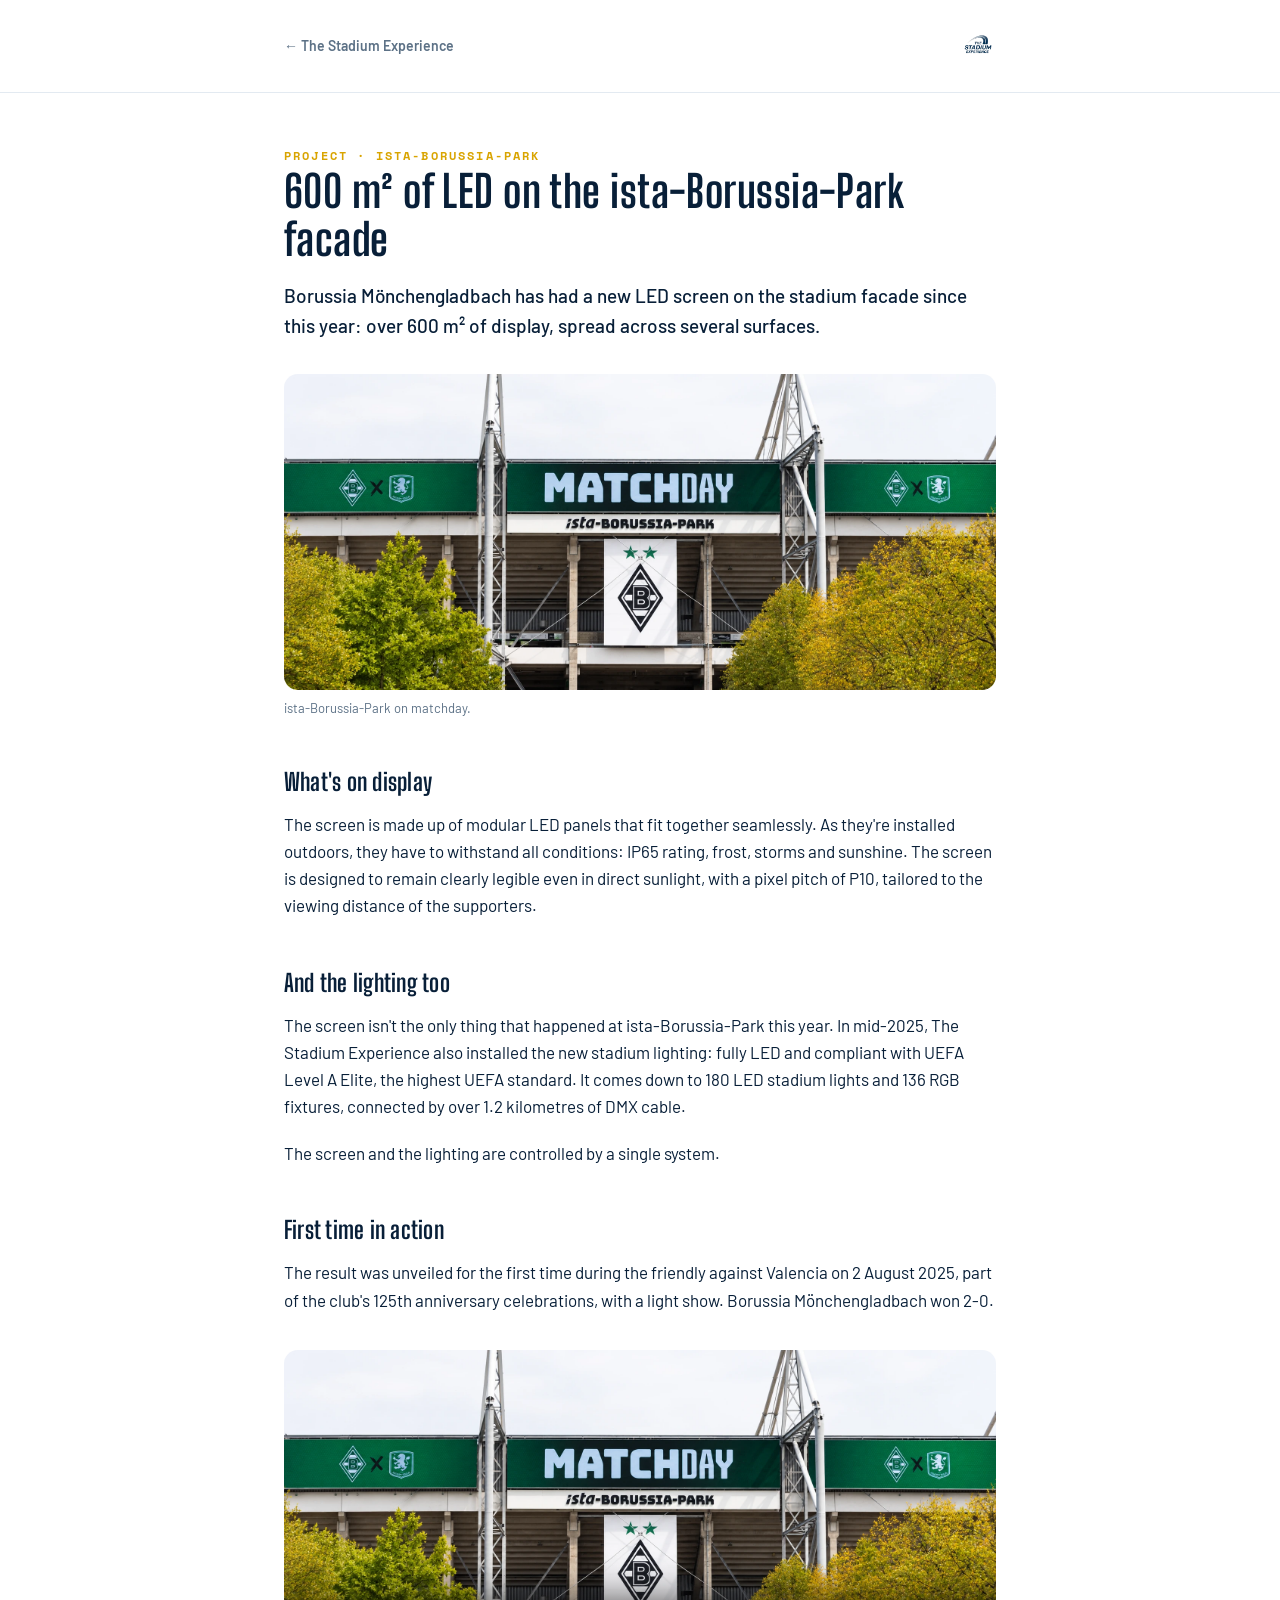
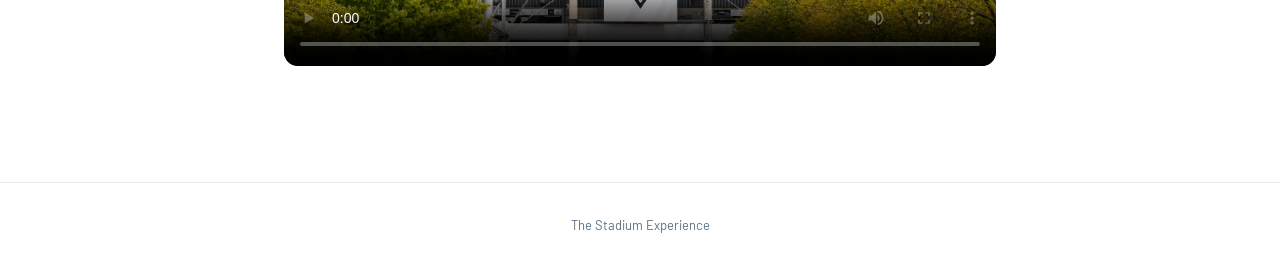
<file: blog/borssia-monchengladbach.html>
<!DOCTYPE html>
<html lang="en">
<head>
<meta charset="UTF-8">
<meta name="viewport" content="width=device-width, initial-scale=1.0">
<title>600 m² of LED on the ista-Borussia-Park facade — The Stadium Experience</title>
<meta name="description" content="Borussia Mönchengladbach has a new LED screen on the stadium facade this year, alongside new stadium lighting and show control.">
<meta name="robots" content="noindex, nofollow">
<link rel="icon" href="../assets/favicon.webp">
<link rel="preconnect" href="https://fonts.googleapis.com">
<link rel="preconnect" href="https://fonts.gstatic.com" crossorigin>
<link href="https://fonts.googleapis.com/css2?family=Big+Shoulders+Display:wght@600;700;800;900&family=Barlow:ital,wght@0,400;0,500;0,600;0,700;1,500&family=Space+Mono:wght@400;700&display=swap" rel="stylesheet">
<style>
:root{
  --navy-950:#081F38;
  --navy-900:#0B2C4D;
  --navy-800:#123456;
  --steel-600:#4A7BA6;
  --steel-400:#6E8CA6;
  --powder-200:#C7D6E3;
  --gold-500:#F2B705;
  --gold-600:#D9A400;
  --white:#FFFFFF;
  --ink-700:#3B4B5C;
  --ink-500:#5C7186;
  --mist-50:#EEF2F6;
  --mist-100:#E3EAF1;

  --page-bg:#FFFFFF;
  --text-strong:#081F38;
  --text-soft:#5C7186;
  --hairline: #E3EAF1;

  --font-display:'Big Shoulders Display', sans-serif;
  --font-body:'Barlow', sans-serif;
  --font-mono:'Space Mono', monospace;

  --container: 760px;
  --radius: 14px;
}
*,*::before,*::after{box-sizing:border-box;}
body{
  margin:0;
  font-family:var(--font-body);
  background:var(--page-bg);
  color:var(--text-strong);
  line-height:1.6;
  -webkit-font-smoothing:antialiased;
}
img,video{max-width:100%;display:block;border-radius:var(--radius);}
a{color:var(--text-strong);}
.container{max-width:var(--container);margin:0 auto;padding:0 24px;}
h1,h2{font-family:var(--font-display);margin:0 0 .4em;color:var(--text-strong);letter-spacing:0.01em;}
.eyebrow{
  font-family:var(--font-mono);
  font-size:12px;
  letter-spacing:0.18em;
  text-transform:uppercase;
  color:var(--gold-600);
  font-weight:700;
}
header{padding:28px 0;border-bottom:1px solid var(--hairline);}
header .container{display:flex;align-items:center;justify-content:space-between;}
header img.logo{height:36px;width:auto;border-radius:0;}
.back-link{font-size:14px;font-weight:600;text-decoration:none;color:var(--text-soft);}
main{padding:48px 0 80px;}
.hero-figure{margin:28px 0 36px;}
figcaption{font-size:13px;color:var(--text-soft);margin-top:8px;}
h1{font-size:clamp(28px,4.5vw,44px);line-height:1.1;}
.lead{font-size:19px;color:var(--text-strong);font-weight:500;margin:0 0 32px;}
article p{font-size:17px;margin:0 0 20px;}
article ul{font-size:17px;margin:0 0 24px;padding-left:20px;}
article li{margin-bottom:8px;}
h2{font-size:24px;margin-top:44px;}
.video-block{margin:36px 0;}
footer{border-top:1px solid var(--hairline);padding:32px 0;text-align:center;}
footer p{font-size:13px;color:var(--text-soft);margin:0;}
</style>
</head>
<body>

<header>
  <div class="container">
    <a href="../index.html" class="back-link">← The Stadium Experience</a>
    <img class="logo" src="../assets/logo.webp" alt="The Stadium Experience">
  </div>
</header>

<main>
  <div class="container">
    <article>
      <span class="eyebrow">Project · ista-Borussia-Park</span>
      <h1>600 m² of LED on the ista-Borussia-Park facade</h1>
      <p class="lead">Borussia Mönchengladbach has had a new LED screen on the stadium facade since this year: over 600 m² of display, spread across several surfaces.</p>

      <figure class="hero-figure">
        <img src="assets/borussia-monchengladbach-matchday.webp" alt="Facade of ista-Borussia-Park with the new LED screen on matchday">
        <figcaption>ista-Borussia-Park on matchday.</figcaption>
      </figure>

      <h2>What's on display</h2>
      <p>The screen is made up of modular LED panels that fit together seamlessly. As they're installed outdoors, they have to withstand all conditions: IP65 rating, frost, storms and sunshine. The screen is designed to remain clearly legible even in direct sunlight, with a pixel pitch of P10, tailored to the viewing distance of the supporters.</p>

      <h2>And the lighting too</h2>
      <p>The screen isn't the only thing that happened at ista-Borussia-Park this year. In mid-2025, The Stadium Experience also installed the new stadium lighting: fully LED and compliant with UEFA Level A Elite, the highest UEFA standard. It comes down to 180 LED stadium lights and 136 RGB fixtures, connected by over 1.2 kilometres of DMX cable.</p>
      <p>The screen and the lighting are controlled by a single system.</p>

      <h2>First time in action</h2>
      <p>The result was unveiled for the first time during the friendly against Valencia on 2 August 2025, part of the club's 125th anniversary celebrations, with a light show. Borussia Mönchengladbach won 2-0.</p>

      <div class="video-block">
        <video controls playsinline poster="assets/borussia-monchengladbach-matchday.webp">
          <source src="assets/borussia-monchengladbach-lightshow.mp4" type="video/mp4">
        </video>
      </div>
    </article>
  </div>
</main>

<footer>
  <div class="container">
    <p>The Stadium Experience</p>
  </div>
</footer>

</body>
</html>
</file>
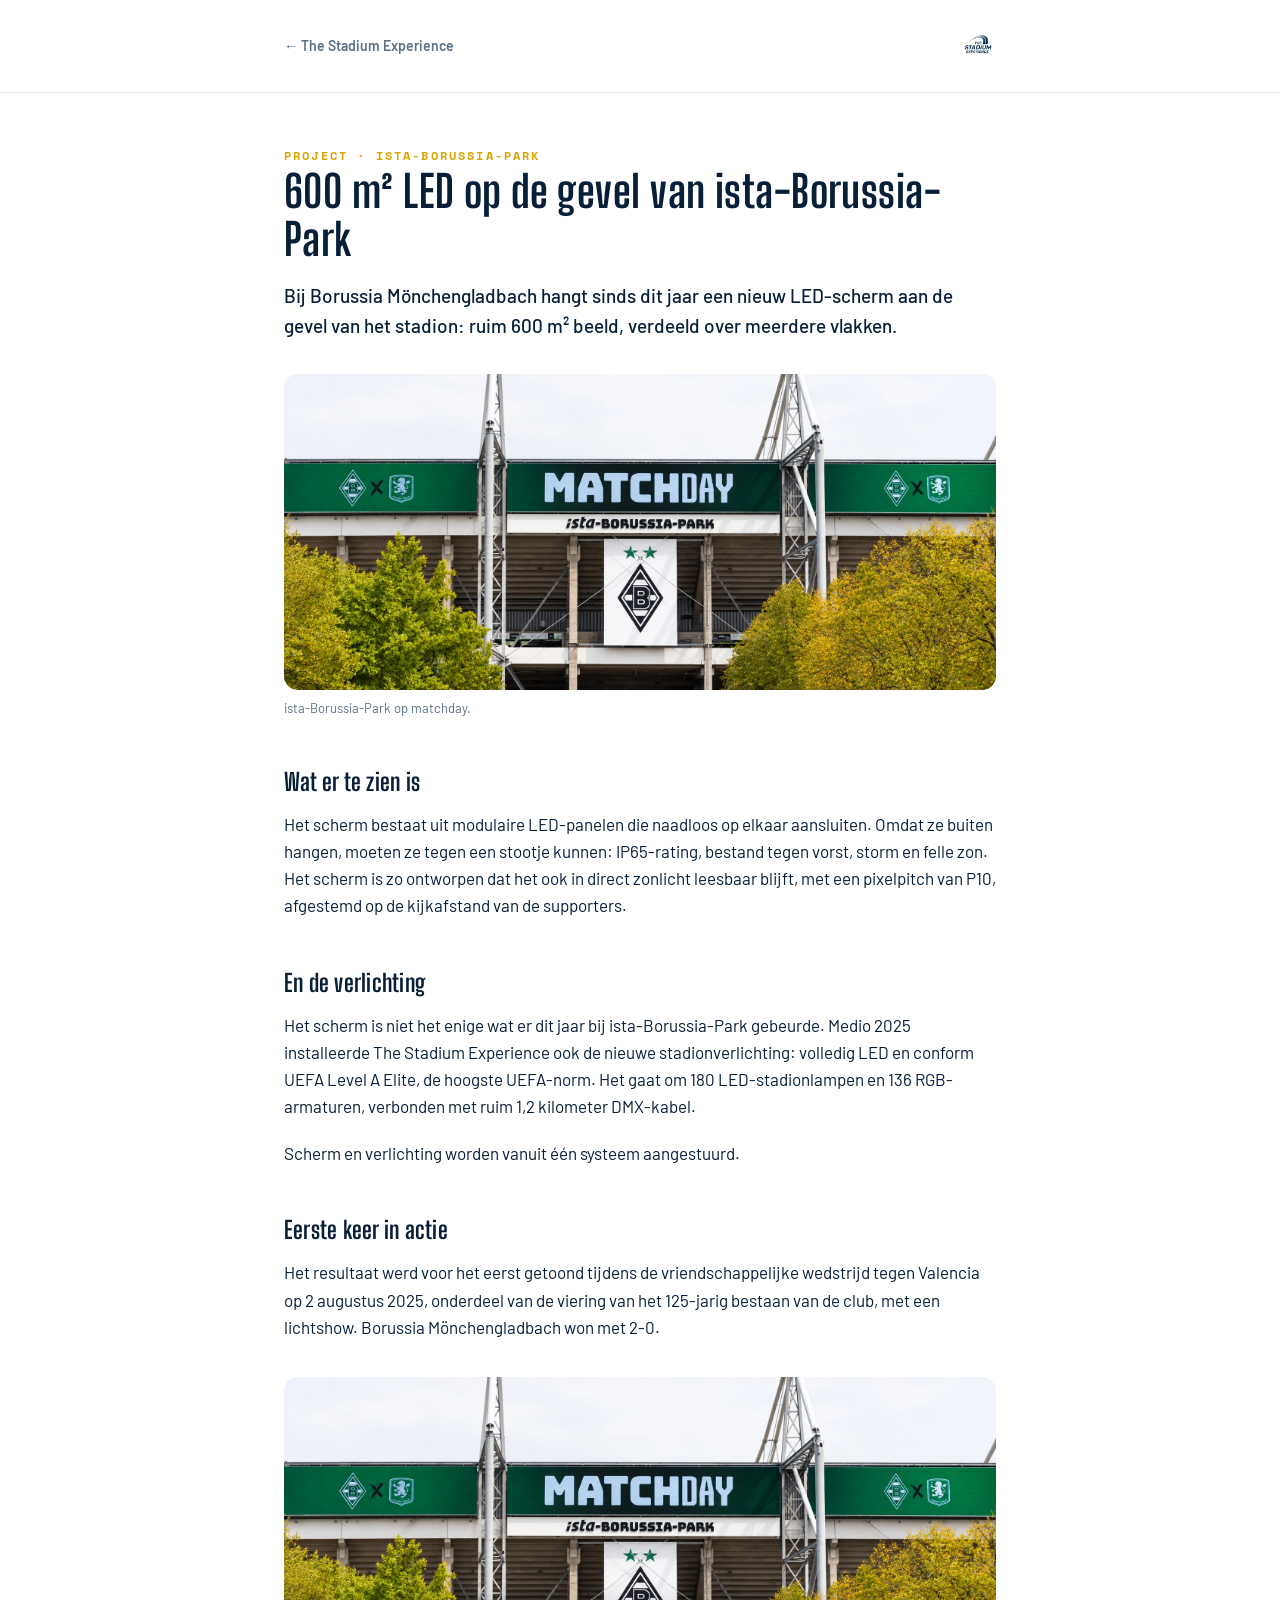
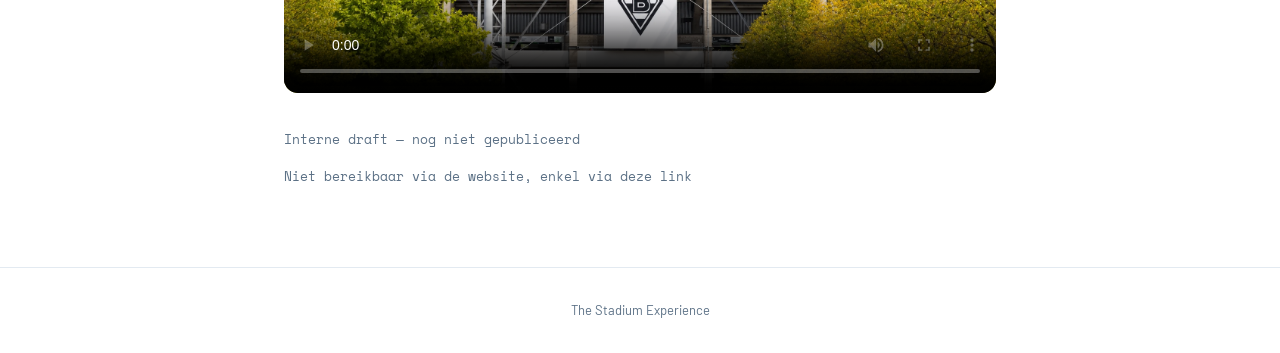
<file: blog/borussia-monchengladbach-led-wall.html>
<!DOCTYPE html>
<html lang="nl">
<head>
<meta charset="UTF-8">
<meta name="viewport" content="width=device-width, initial-scale=1.0">
<title>600 m² LED op de gevel van ista-Borussia-Park — The Stadium Experience</title>
<meta name="description" content="Bij Borussia Mönchengladbach hangt sinds dit jaar een nieuw LED-scherm aan de stadiongevel, naast nieuwe stadionverlichting en show control.">
<meta name="robots" content="noindex, nofollow">
<link rel="icon" href="../assets/favicon.webp">
<link rel="preconnect" href="https://fonts.googleapis.com">
<link rel="preconnect" href="https://fonts.gstatic.com" crossorigin>
<link href="https://fonts.googleapis.com/css2?family=Big+Shoulders+Display:wght@600;700;800;900&family=Barlow:ital,wght@0,400;0,500;0,600;0,700;1,500&family=Space+Mono:wght@400;700&display=swap" rel="stylesheet">
<style>
:root{
  --navy-950:#081F38;
  --navy-900:#0B2C4D;
  --navy-800:#123456;
  --steel-600:#4A7BA6;
  --steel-400:#6E8CA6;
  --powder-200:#C7D6E3;
  --gold-500:#F2B705;
  --gold-600:#D9A400;
  --white:#FFFFFF;
  --ink-700:#3B4B5C;
  --ink-500:#5C7186;
  --mist-50:#EEF2F6;
  --mist-100:#E3EAF1;

  --page-bg:#FFFFFF;
  --text-strong:#081F38;
  --text-soft:#5C7186;
  --hairline: #E3EAF1;

  --font-display:'Big Shoulders Display', sans-serif;
  --font-body:'Barlow', sans-serif;
  --font-mono:'Space Mono', monospace;

  --container: 760px;
  --radius: 14px;
}
*,*::before,*::after{box-sizing:border-box;}
body{
  margin:0;
  font-family:var(--font-body);
  background:var(--page-bg);
  color:var(--text-strong);
  line-height:1.6;
  -webkit-font-smoothing:antialiased;
}
img,video{max-width:100%;display:block;border-radius:var(--radius);}
a{color:var(--text-strong);}
.container{max-width:var(--container);margin:0 auto;padding:0 24px;}
h1,h2{font-family:var(--font-display);margin:0 0 .4em;color:var(--text-strong);letter-spacing:0.01em;}
.eyebrow{
  font-family:var(--font-mono);
  font-size:12px;
  letter-spacing:0.18em;
  text-transform:uppercase;
  color:var(--gold-600);
  font-weight:700;
}
header{padding:28px 0;border-bottom:1px solid var(--hairline);}
header .container{display:flex;align-items:center;justify-content:space-between;}
header img.logo{height:36px;width:auto;border-radius:0;}
.back-link{font-size:14px;font-weight:600;text-decoration:none;color:var(--text-soft);}
main{padding:48px 0 80px;}
.hero-figure{margin:28px 0 36px;}
figcaption{font-size:13px;color:var(--text-soft);margin-top:8px;}
h1{font-size:clamp(28px,4.5vw,44px);line-height:1.1;}
.lead{font-size:19px;color:var(--text-strong);font-weight:500;margin:0 0 32px;}
article p{font-size:17px;margin:0 0 20px;}
article ul{font-size:17px;margin:0 0 24px;padding-left:20px;}
article li{margin-bottom:8px;}
h2{font-size:24px;margin-top:44px;}
.video-block{margin:36px 0;}
.meta-row{display:flex;gap:16px;flex-wrap:wrap;margin:20px 0 0;font-size:13px;color:var(--text-soft);font-family:var(--font-mono);}
footer{border-top:1px solid var(--hairline);padding:32px 0;text-align:center;}
footer p{font-size:13px;color:var(--text-soft);margin:0;}
</style>
</head>
<body>

<header>
  <div class="container">
    <a href="../index.html" class="back-link">← The Stadium Experience</a>
    <img class="logo" src="../assets/logo.webp" alt="The Stadium Experience">
  </div>
</header>

<main>
  <div class="container">
    <article>
      <span class="eyebrow">Project · ista-Borussia-Park</span>
      <h1>600 m² LED op de gevel van ista-Borussia-Park</h1>
      <p class="lead">Bij Borussia Mönchengladbach hangt sinds dit jaar een nieuw LED-scherm aan de gevel van het stadion: ruim 600 m² beeld, verdeeld over meerdere vlakken.</p>

      <figure class="hero-figure">
        <img src="assets/borussia-monchengladbach-matchday.webp" alt="Gevel van ista-Borussia-Park met het nieuwe LED-scherm op matchday">
        <figcaption>ista-Borussia-Park op matchday.</figcaption>
      </figure>

      <h2>Wat er te zien is</h2>
      <p>Het scherm bestaat uit modulaire LED-panelen die naadloos op elkaar aansluiten. Omdat ze buiten hangen, moeten ze tegen een stootje kunnen: IP65-rating, bestand tegen vorst, storm en felle zon. Het scherm is zo ontworpen dat het ook in direct zonlicht leesbaar blijft, met een pixelpitch van P10, afgestemd op de kijkafstand van de supporters.</p>

      <h2>En de verlichting</h2>
      <p>Het scherm is niet het enige wat er dit jaar bij ista-Borussia-Park gebeurde. Medio 2025 installeerde The Stadium Experience ook de nieuwe stadionverlichting: volledig LED en conform UEFA Level A Elite, de hoogste UEFA-norm. Het gaat om 180 LED-stadionlampen en 136 RGB-armaturen, verbonden met ruim 1,2 kilometer DMX-kabel.</p>
      <p>Scherm en verlichting worden vanuit één systeem aangestuurd.</p>

      <h2>Eerste keer in actie</h2>
      <p>Het resultaat werd voor het eerst getoond tijdens de vriendschappelijke wedstrijd tegen Valencia op 2 augustus 2025, onderdeel van de viering van het 125-jarig bestaan van de club, met een lichtshow. Borussia Mönchengladbach won met 2-0.</p>

      <div class="video-block">
        <video controls playsinline poster="assets/borussia-monchengladbach-matchday.webp">
          <source src="assets/borussia-monchengladbach-lightshow.mp4" type="video/mp4">
        </video>
      </div>

      <div class="meta-row">
        <span>Interne draft — nog niet gepubliceerd</span>
        <span>Niet bereikbaar via de website, enkel via deze link</span>
      </div>
    </article>
  </div>
</main>

<footer>
  <div class="container">
    <p>The Stadium Experience</p>
  </div>
</footer>

</body>
</html>
</file>
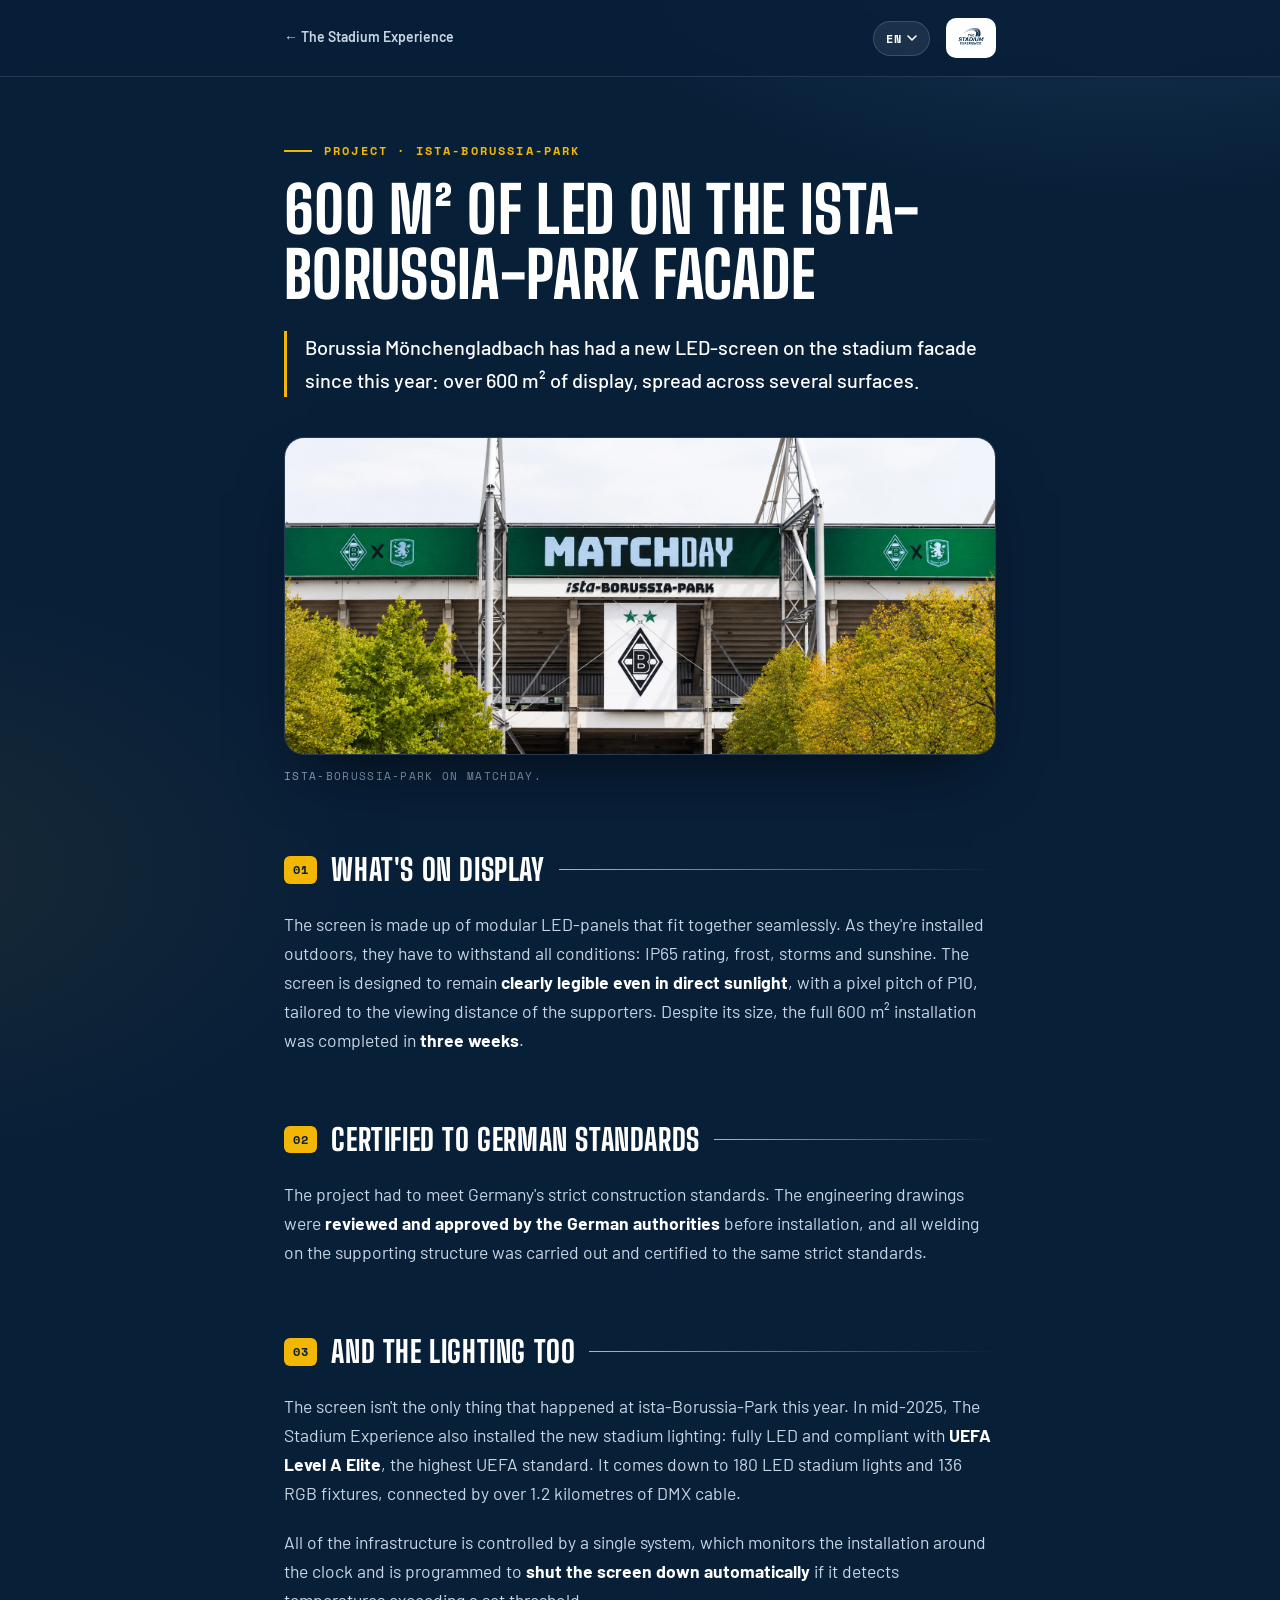
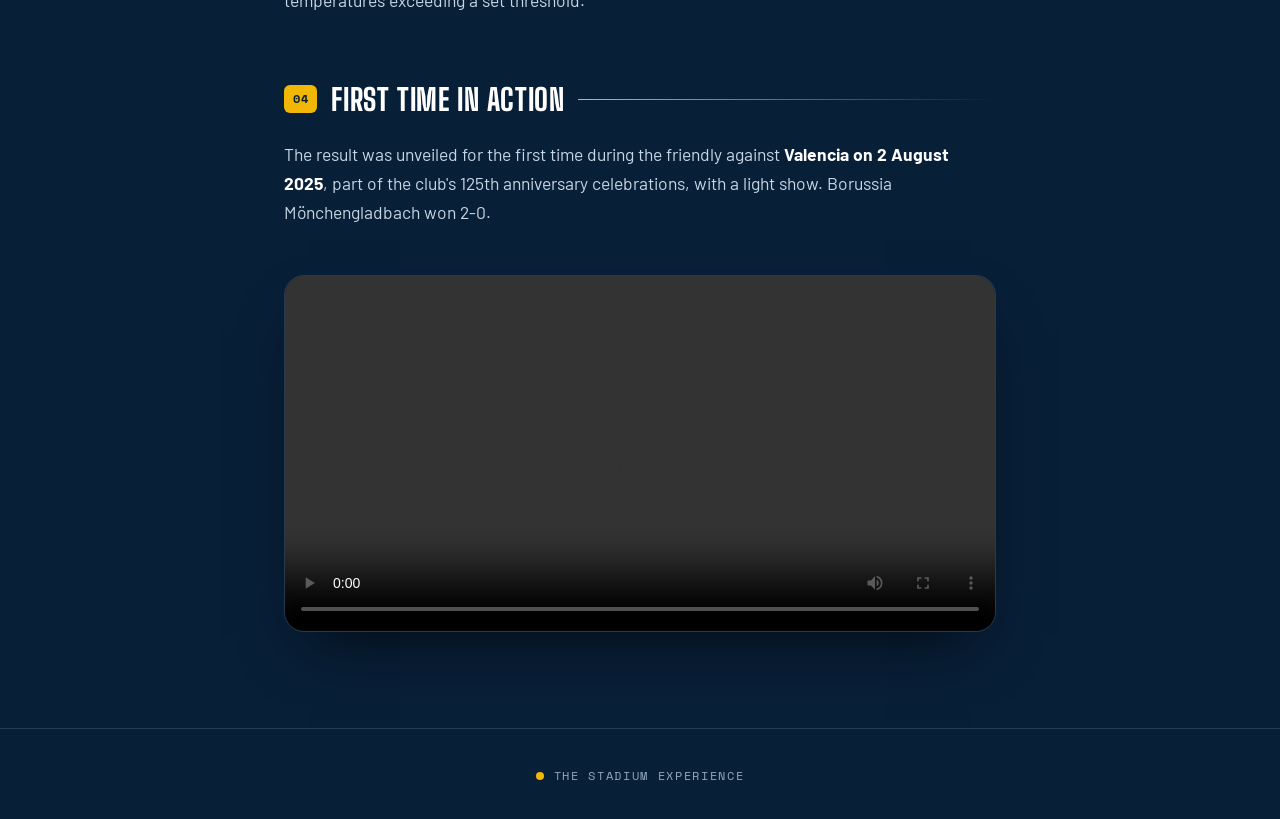
<file: blog/borussia-monchengladbach.html>
<!DOCTYPE html>
<html lang="en">
<head>
<meta charset="UTF-8">
<meta name="viewport" content="width=device-width, initial-scale=1.0">
<meta name="theme-color" content="#081F38">
<title>600 m² of LED on the ista-Borussia-Park facade — The Stadium Experience</title>
<meta name="description" content="Borussia Mönchengladbach has a new LED-screen on the stadium facade this year, alongside new stadium lighting and show control.">
<meta name="robots" content="noindex, nofollow">
<link rel="icon" href="../assets/favicon.webp">
<link rel="preconnect" href="https://fonts.googleapis.com">
<link rel="preconnect" href="https://fonts.gstatic.com" crossorigin>
<link href="https://fonts.googleapis.com/css2?family=Big+Shoulders+Display:wght@600;700;800;900&family=Barlow:ital,wght@0,400;0,500;0,600;0,700;1,500&family=Space+Mono:wght@400;700&display=swap" rel="stylesheet">
<style>
:root{
  --navy-950:#081F38;
  --navy-900:#0B2C4D;
  --navy-800:#123456;
  --steel-600:#4A7BA6;
  --steel-400:#6E8CA6;
  --powder-200:#C7D6E3;
  --gold-500:#F2B705;
  --gold-600:#D9A400;
  --white:#FFFFFF;
  --ink-700:#3B4B5C;
  --ink-500:#5C7186;
  --mist-50:#EEF2F6;
  --mist-100:#E3EAF1;

  --page-bg:#081F38;
  --text-strong:#FFFFFF;
  --text-soft:#8FA8BF;
  --hairline: rgba(255,255,255,0.12);

  --font-display:'Big Shoulders Display', sans-serif;
  --font-body:'Barlow', sans-serif;
  --font-mono:'Space Mono', monospace;

  --container: 760px;
  --radius: 20px;
}
*,*::before,*::after{box-sizing:border-box;}
html{background:var(--page-bg);}
body{
  margin:0;
  font-family:var(--font-body);
  background:
    radial-gradient(900px 480px at 88% -140px, rgba(74,123,166,0.30), transparent 70%),
    radial-gradient(700px 420px at -10% 36%, rgba(242,183,5,0.07), transparent 70%),
    var(--page-bg);
  background-repeat:no-repeat;
  color:var(--text-strong);
  line-height:1.65;
  -webkit-font-smoothing:antialiased;
}
::selection{background:var(--gold-500);color:var(--navy-950);}
a:focus-visible, button:focus-visible{outline:3px solid var(--gold-500);outline-offset:2px;}
img,video{max-width:100%;display:block;border-radius:var(--radius);}
a{color:var(--text-strong);}
.container{max-width:var(--container);margin:0 auto;padding:0 24px;}
h1,h2{font-family:var(--font-display);margin:0;color:var(--text-strong);}
.eyebrow{
  display:inline-flex;align-items:center;gap:12px;
  font-family:var(--font-mono);
  font-size:12px;
  letter-spacing:0.18em;
  text-transform:uppercase;
  color:var(--gold-500);
  font-weight:700;
}
.eyebrow::before{content:"";width:28px;height:2px;background:var(--gold-500);}
header{
  padding:18px 0;
  border-bottom:1px solid var(--hairline);
  background:rgba(8,31,56,0.86);
  backdrop-filter:blur(10px);
  position:sticky;top:0;z-index:40;
}
header .container{display:flex;align-items:center;justify-content:space-between;gap:16px;}
header img.logo{height:40px;width:auto;border-radius:10px;background:var(--white);padding:3px 8px;}
.back-link{
  font-size:14px;font-weight:600;text-decoration:none;color:var(--powder-200);
  background-image:linear-gradient(var(--gold-500),var(--gold-500));background-repeat:no-repeat;background-position:0 100%;background-size:0 2px;
  padding-bottom:3px;transition:color .2s ease,background-size .25s ease;
}
.back-link:hover{color:var(--white);background-size:100% 2px;}
.header-right{display:flex;align-items:center;gap:16px;}
.lang-switch{position:relative;}
.lang-switch-trigger{
  display:flex;align-items:center;gap:6px;
  font-family:var(--font-mono);font-size:12px;font-weight:700;letter-spacing:0.04em;
  padding:8px 12px;border-radius:999px;border:1px solid rgba(255,255,255,0.15);background:rgba(255,255,255,0.08);color:var(--white);
  cursor:pointer;transition:background .2s ease,border-color .2s ease;
}
.lang-switch-trigger:hover{background:rgba(255,255,255,0.16);border-color:rgba(255,255,255,0.3);}
.lang-switch-trigger svg{transition:transform .2s ease;flex-shrink:0;}
.lang-switch.open .lang-switch-trigger svg{transform:rotate(180deg);}
.lang-switch-menu{
  position:absolute;top:calc(100% + 8px);right:0;min-width:96px;
  background:var(--navy-900);border:1px solid rgba(255,255,255,0.15);border-radius:14px;
  padding:6px;display:flex;flex-direction:column;gap:2px;
  box-shadow:0 16px 32px rgba(0,0,0,0.4);
  opacity:0;visibility:hidden;transform:translateY(-6px);transition:opacity .18s ease,transform .18s ease,visibility .18s ease;
  z-index:50;
}
.lang-switch.open .lang-switch-menu{opacity:1;visibility:visible;transform:translateY(0);}
.lang-switch-menu button{
  font-family:var(--font-mono);font-size:12px;font-weight:700;letter-spacing:0.04em;
  padding:8px 12px;border-radius:9px;border:none;background:transparent;color:var(--powder-200);
  cursor:pointer;text-align:left;transition:background .2s ease,color .2s ease;
}
.lang-switch-menu button.active{background:var(--gold-500);color:var(--navy-950);}
.lang-switch-menu button:hover:not(.active){background:rgba(255,255,255,0.1);color:var(--white);}
main{padding:56px 0 96px;}
h1{
  font-size:clamp(36px,6.4vw,64px);
  line-height:1.02;
  font-weight:800;
  text-transform:uppercase;
  letter-spacing:0.005em;
  margin:16px 0 24px;
}
.lead{
  font-size:20px;color:var(--white);font-weight:500;
  margin:0 0 40px;padding-left:18px;border-left:3px solid var(--gold-500);
}
.hero-figure{margin:0 0 8px;}
.hero-figure img{
  border:1px solid var(--hairline);
  box-shadow:0 30px 60px -24px rgba(0,0,0,0.65);
}
figcaption{
  font-family:var(--font-mono);font-size:11px;letter-spacing:0.12em;text-transform:uppercase;
  color:var(--text-soft);margin-top:12px;
}
article{counter-reset:section;}
article p{font-size:17.5px;color:var(--powder-200);margin:0 0 20px;}
h2{
  counter-increment:section;
  display:flex;align-items:center;gap:14px;
  font-size:clamp(24px,4vw,30px);font-weight:800;letter-spacing:0.02em;text-transform:uppercase;
  margin:60px 0 16px;
}
h2::before{
  content:counter(section,decimal-leading-zero);
  font-family:var(--font-mono);font-size:12px;font-weight:700;letter-spacing:0.06em;
  color:var(--navy-950);background:var(--gold-500);
  padding:4px 9px;border-radius:6px;flex-shrink:0;
}
strong{
  color:var(--white);font-weight:700;
}
.video-block{margin:48px 0 0;}
.video-block video{
  width:100%;
  border:1px solid var(--hairline);
  box-shadow:0 30px 60px -24px rgba(0,0,0,0.65);
}
footer{border-top:1px solid var(--hairline);padding:32px 0;text-align:center;}
footer p{
  display:inline-flex;align-items:center;gap:10px;
  font-family:var(--font-mono);font-size:12px;letter-spacing:0.14em;text-transform:uppercase;
  color:var(--text-soft);margin:0;
}
footer p::before{content:"";width:8px;height:8px;border-radius:50%;background:var(--gold-500);}
.progress{
  position:fixed;top:0;left:0;right:0;height:3px;z-index:60;
  background:var(--gold-500);transform-origin:left center;transform:scaleX(var(--p,0));
  box-shadow:0 0 12px rgba(242,183,5,0.6);pointer-events:none;
}
header{transition:box-shadow .3s ease,padding .3s ease;}
header.scrolled{box-shadow:0 10px 30px -12px rgba(0,0,0,0.6);padding:12px 0;}
h2::after{
  content:"";flex:1;height:1px;
  background:linear-gradient(90deg,var(--gold-500),rgba(242,183,5,0));
  transform-origin:left center;
}
html.js .reveal{
  opacity:0;transform:translateY(28px);
  transition:opacity .7s cubic-bezier(.2,.7,.2,1),transform .7s cubic-bezier(.2,.7,.2,1);
}
html.js .reveal.in{opacity:1;transform:none;}
html.js h2.reveal::after{transform:scaleX(0);transition:transform 1s cubic-bezier(.2,.7,.2,1) .25s;}
html.js h2.reveal.in::after{transform:scaleX(1);}
html.js h2.reveal::before{transform:scale(.6);transition:transform .5s cubic-bezier(.3,1.6,.5,1) .15s;}
html.js h2.reveal.in::before{transform:scale(1);}
html.js .hero-figure.reveal img{transform:scale(1.05);transition:transform 1.4s cubic-bezier(.2,.7,.2,1);}
html.js .hero-figure.reveal.in img{transform:scale(1);}
@media (prefers-reduced-motion:reduce){
  html.js .reveal,html.js .reveal *,html.js .reveal::before,html.js .reveal::after{
    opacity:1 !important;transform:none !important;transition:none !important;
  }
  .progress{display:none;}
}
@media (max-width:600px){
  .container{padding:0 20px;}
  main{padding:40px 0 72px;}
  .lead{font-size:18px;}
  .back-link{font-size:13px;white-space:nowrap;}
  .header-right{gap:10px;}
  header img.logo{height:34px;}
  h2{margin-top:48px;}
  article p{font-size:17px;}
}
</style>
<script>document.documentElement.classList.add('js');</script>
<!-- Contentsquare / Hotjar tag -->
<script src="https://t.contentsquare.net/uxa/3e8d059f9b40d.js"></script>
</head>
<body>
<div class="progress" id="progress" aria-hidden="true"></div>

<header>
  <div class="container">
    <a href="../index.html" class="back-link">← The Stadium Experience</a>
    <div class="header-right">
      <div class="lang-switch" id="langSwitch">
        <button class="lang-switch-trigger" id="langSwitchTrigger" aria-haspopup="listbox" aria-expanded="false">
          <span id="langSwitchLabel">EN</span>
          <svg width="10" height="6" viewBox="0 0 10 6" fill="none"><path d="M1 1L5 5L9 1" stroke="currentColor" stroke-width="1.6" stroke-linecap="round" stroke-linejoin="round"/></svg>
        </button>
        <div class="lang-switch-menu" id="langSwitchMenu" role="listbox" aria-label="Language">
          <button data-lang="en" class="active" role="option">EN</button>
          <button data-lang="de" role="option">DE</button>
          <button data-lang="fr" role="option">FR</button>
          <button data-lang="nl" role="option">NL</button>
        </div>
      </div>
      <img class="logo" src="../assets/logo.webp" alt="The Stadium Experience">
    </div>
  </div>
</header>

<main>
  <div class="container">
    <article>
      <span class="eyebrow" data-i18n="eyebrow">Project · ista-Borussia-Park</span>
      <h1 data-i18n="h1">600 m² of LED on the ista-Borussia-Park facade</h1>
      <p class="lead" data-i18n="lead">Borussia Mönchengladbach has had a new LED-screen on the stadium facade since this year: over 600 m² of display, spread across several surfaces.</p>

      <figure class="hero-figure">
        <img src="assets/borussia-monchengladbach-matchday.webp" alt="Facade of ista-Borussia-Park with the new LED-screen on matchday">
        <figcaption data-i18n="figcaption">ista-Borussia-Park on matchday.</figcaption>
      </figure>

      <h2 data-i18n="h2_1">What's on display</h2>
      <p data-i18n="p1">The screen is made up of modular LED-panels that fit together seamlessly. As they're installed outdoors, they have to withstand all conditions: IP65 rating, frost, storms and sunshine. The screen is designed to remain <strong>clearly legible even in direct sunlight</strong>, with a pixel pitch of P10, tailored to the viewing distance of the supporters. Despite its size, the full 600 m² installation was completed in <strong>three weeks</strong>.</p>

      <h2 data-i18n="h2_2">Certified to German standards</h2>
      <p data-i18n="p2">The project had to meet Germany's strict construction standards. The engineering drawings were <strong>reviewed and approved by the German authorities</strong> before installation, and all welding on the supporting structure was carried out and certified to the same strict standards.</p>

      <h2 data-i18n="h2_3">And the lighting too</h2>
      <p data-i18n="p3">The screen isn't the only thing that happened at ista-Borussia-Park this year. In mid-2025, The Stadium Experience also installed the new stadium lighting: fully LED and compliant with <strong>UEFA Level A Elite</strong>, the highest UEFA standard. It comes down to 180 LED stadium lights and 136 RGB fixtures, connected by over 1.2 kilometres of DMX cable.</p>
      <p data-i18n="p4">All of the infrastructure is controlled by a single system, which monitors the installation around the clock and is programmed to <strong>shut the screen down automatically</strong> if it detects temperatures exceeding a set threshold.</p>

      <h2 data-i18n="h2_4">First time in action</h2>
      <p data-i18n="p5">The result was unveiled for the first time during the friendly against <strong>Valencia on 2 August 2025</strong>, part of the club's 125th anniversary celebrations, with a light show. Borussia Mönchengladbach won 2-0.</p>

      <div class="video-block">
        <video controls playsinline>
          <source src="assets/borussia-monchengladbach-lightshow.mp4" type="video/mp4">
        </video>
      </div>
    </article>
  </div>
</main>

<footer>
  <div class="container">
    <p>The Stadium Experience</p>
  </div>
</footer>

<script>
const translations = {
  en: {
    eyebrow: "Project · ista-Borussia-Park",
    h1: "600 m² of LED on the ista-Borussia-Park facade",
    lead: "Borussia Mönchengladbach has had a new LED-screen on the stadium facade since this year: over 600 m² of display, spread across several surfaces.",
    figcaption: "ista-Borussia-Park on matchday.",
    h2_1: "What's on display",
    p1: "The screen is made up of modular LED-panels that fit together seamlessly. As they're installed outdoors, they have to withstand all conditions: IP65 rating, frost, storms and sunshine. The screen is designed to remain <strong>clearly legible even in direct sunlight</strong>, with a pixel pitch of P10, tailored to the viewing distance of the supporters. Despite its size, the full 600 m² installation was completed in <strong>three weeks</strong>.",
    h2_2: "Certified to German standards",
    p2: "The project had to meet Germany's strict construction standards. The engineering drawings were <strong>reviewed and approved by the German authorities</strong> before installation, and all welding on the supporting structure was carried out and certified to the same strict standards.",
    h2_3: "And the lighting too",
    p3: "The screen isn't the only thing that happened at ista-Borussia-Park this year. In mid-2025, The Stadium Experience also installed the new stadium lighting: fully LED and compliant with <strong>UEFA Level A Elite</strong>, the highest UEFA standard. It comes down to 180 LED stadium lights and 136 RGB fixtures, connected by over 1.2 kilometres of DMX cable.",
    p4: "All of the infrastructure is controlled by a single system, which monitors the installation around the clock and is programmed to <strong>shut the screen down automatically</strong> if it detects temperatures exceeding a set threshold.",
    h2_4: "First time in action",
    p5: "The result was unveiled for the first time during the friendly against <strong>Valencia on 2 August 2025</strong>, part of the club's 125th anniversary celebrations, with a light show. Borussia Mönchengladbach won 2-0."
  },
  de: {
    eyebrow: "Projekt · ista-Borussia-Park",
    h1: "600 m² LED an der Fassade des ista-Borussia-Parks",
    lead: "Borussia Mönchengladbach hat seit diesem Jahr einen neuen LED-Bildschirm an der Stadionfassade: über 600 m² Anzeigefläche, verteilt auf mehrere Flächen.",
    figcaption: "ista-Borussia-Park am Spieltag.",
    h2_1: "Was zu sehen ist",
    p1: "Der Bildschirm besteht aus modularen LED-Panels, die nahtlos ineinandergreifen. Da sie im Freien installiert sind, müssen sie allen Witterungsbedingungen standhalten: Schutzklasse IP65, Frost, Stürme und pralle Sonne. Der Bildschirm bleibt <strong>auch bei direkter Sonneneinstrahlung gut ablesbar</strong>, mit einem Pixelabstand von P10, abgestimmt auf den Betrachtungsabstand der Fans. Trotz seiner Größe wurde die komplette 600 m² große Installation in <strong>drei Wochen</strong> fertiggestellt.",
    h2_2: "Zertifiziert nach deutschen Normen",
    p2: "Das Projekt musste die strengen deutschen Baunormen erfüllen. Die technischen Zeichnungen wurden vor der Installation <strong>von den deutschen Behörden geprüft und genehmigt</strong>, und sämtliche Schweißarbeiten an der Tragkonstruktion wurden nach denselben strengen Normen ausgeführt und zertifiziert.",
    h2_3: "Und auch die Beleuchtung",
    p3: "Der Bildschirm ist nicht das Einzige, was in diesem Jahr im ista-Borussia-Park passiert ist. Mitte 2025 installierte The Stadium Experience auch die neue Stadionbeleuchtung: vollständig LED-basiert und konform mit <strong>UEFA Level A Elite</strong>, dem höchsten UEFA-Standard. Dabei handelt es sich um 180 LED-Flutlichtleuchten und 136 RGB-Leuchten, verbunden durch mehr als 1,2 Kilometer DMX-Kabel.",
    p4: "Die gesamte Infrastruktur wird von einem einzigen System gesteuert, das die Anlage rund um die Uhr überwacht und so programmiert ist, dass es <strong>den Bildschirm automatisch abschaltet</strong>, sobald ein festgelegter Temperaturschwellenwert überschritten wird.",
    h2_4: "Erster Einsatz",
    p5: "Das Ergebnis wurde erstmals beim Freundschaftsspiel gegen <strong>Valencia am 2. August 2025</strong> im Rahmen der Feierlichkeiten zum 125-jährigen Vereinsjubiläum mit einer Lichtshow präsentiert. Borussia Mönchengladbach gewann mit 2:0."
  },
  fr: {
    eyebrow: "Projet · ista-Borussia-Park",
    h1: "600 m² de LED sur la façade de l'ista-Borussia-Park",
    lead: "Depuis cette année, Borussia Mönchengladbach dispose d'un nouvel écran LED sur la façade du stade : plus de 600 m² d'affichage, répartis sur plusieurs surfaces.",
    figcaption: "ista-Borussia-Park un jour de match.",
    h2_1: "Ce qui est installé",
    p1: "L'écran se compose de panneaux LED modulaires qui s'assemblent parfaitement. Installés à l'extérieur, ils doivent résister à toutes les conditions : indice de protection IP65, gel, tempêtes et plein soleil. L'écran reste <strong>parfaitement lisible même en plein soleil</strong>, grâce à un pas de pixel P10 adapté à la distance de vision des supporters. Malgré son ampleur, l'installation complète de 600 m² a été réalisée en <strong>trois semaines</strong>.",
    h2_2: "Certifié selon les normes allemandes",
    p2: "Le projet devait répondre aux normes de construction allemandes, particulièrement strictes. Les plans d'ingénierie ont été <strong>vérifiés et approuvés par les autorités allemandes</strong> avant l'installation, et toutes les soudures de la structure porteuse ont été réalisées et certifiées selon ces mêmes normes strictes.",
    h2_3: "Et aussi l'éclairage",
    p3: "L'écran n'est pas la seule nouveauté à l'ista-Borussia-Park cette année. À la mi-2025, The Stadium Experience a également installé le nouvel éclairage du stade : entièrement LED et conforme à la norme <strong>UEFA Level A Elite</strong>, la plus exigeante de l'UEFA. Il s'agit de 180 projecteurs LED de stade et 136 luminaires RGB, reliés par plus de 1,2 kilomètre de câble DMX.",
    p4: "L'ensemble de l'infrastructure est piloté par un seul système, qui surveille l'installation 24h/24 et 7j/7 et est programmé pour <strong>arrêter automatiquement l'écran</strong> en cas de dépassement d'un seuil de température défini.",
    h2_4: "Première mise en scène",
    p5: "Le résultat a été dévoilé pour la première fois lors du match amical contre <strong>Valence le 2 août 2025</strong>, dans le cadre des célébrations du 125e anniversaire du club, avec un spectacle lumineux. Borussia Mönchengladbach a gagné 2-0."
  },
  nl: {
    eyebrow: "Project · ista-Borussia-Park",
    h1: "600 m² LED op de gevel van het ista-Borussia-Park",
    lead: "Borussia Mönchengladbach heeft sinds dit jaar een nieuw LED-scherm op de stadiongevel: meer dan 600 m² aan beeldschermen, verspreid over verschillende oppervlakken.",
    figcaption: "ista-Borussia-Park op wedstrijddag.",
    h2_1: "Wat is er te zien",
    p1: "Het scherm bestaat uit modulaire LED-panelen die naadloos op elkaar aansluiten. Omdat ze buiten geïnstalleerd zijn, moeten ze tegen alle weersomstandigheden bestand zijn: IP65-rating, vorst, storm en felle zon. Het scherm blijft ook <strong>in fel zonlicht duidelijk afleesbaar</strong>, met een pixel pitch van P10, afgestemd op de kijkafstand van de supporters. Ondanks de omvang werd de volledige installatie van 600 m² in <strong>drie weken</strong> afgewerkt.",
    h2_2: "Gecertificeerd volgens Duitse normen",
    p2: "Het project moest voldoen aan de strenge Duitse bouwnormen. De technische tekeningen werden vóór de installatie <strong>nagekeken en goedgekeurd door de Duitse overheid</strong>, en alle laswerken aan de draagconstructie werden uitgevoerd en gecertificeerd volgens diezelfde strenge normen.",
    h2_3: "En ook de verlichting",
    p3: "Het scherm is niet het enige wat dit jaar gebeurde bij het ista-Borussia-Park. Medio 2025 installeerde The Stadium Experience ook de nieuwe stadionverlichting: volledig LED en conform <strong>UEFA Level A Elite</strong>, de hoogste UEFA-norm. Het gaat om 180 LED-stadionlampen en 136 RGB-armaturen, verbonden met meer dan 1,2 kilometer DMX-kabel.",
    p4: "Alle infrastructuur wordt aangestuurd door één systeem, dat de installatie 24/7 monitort en geprogrammeerd is om <strong>het scherm automatisch uit te schakelen</strong> zodra een ingestelde temperatuurdrempel wordt overschreden.",
    h2_4: "Voor het eerst in actie",
    p5: "Het resultaat werd voor het eerst onthuld tijdens de vriendschappelijke wedstrijd tegen <strong>Valencia op 2 augustus 2025</strong>, als onderdeel van de viering van het 125-jarig bestaan van de club, met een lichtshow. Borussia Mönchengladbach won met 2-0."
  }
};

function applyLang(lang){
  document.documentElement.lang = lang;
  const t = translations[lang];
  document.querySelectorAll('[data-i18n]').forEach(el => {
    const key = el.getAttribute('data-i18n');
    if(t[key] !== undefined) el.innerHTML = t[key];
  });
  document.querySelectorAll('.lang-switch-menu button').forEach(btn => {
    btn.classList.toggle('active', btn.dataset.lang === lang);
  });
  const label = document.getElementById('langSwitchLabel');
  if(label) label.textContent = lang.toUpperCase();
}

const langSwitch = document.getElementById('langSwitch');
const langSwitchTrigger = document.getElementById('langSwitchTrigger');

function closeLangSwitch(){
  langSwitch.classList.remove('open');
  langSwitchTrigger.setAttribute('aria-expanded', 'false');
}

langSwitchTrigger.addEventListener('click', () => {
  const willOpen = !langSwitch.classList.contains('open');
  langSwitch.classList.toggle('open', willOpen);
  langSwitchTrigger.setAttribute('aria-expanded', String(willOpen));
});

document.querySelectorAll('.lang-switch-menu button').forEach(btn => {
  btn.addEventListener('click', () => {
    applyLang(btn.dataset.lang);
    closeLangSwitch();
  });
});

// Scroll reveal: elements fade/slide in as they enter the viewport
const revealEls = document.querySelectorAll('.eyebrow, article h1, .lead, .hero-figure, article h2, article p:not(.lead), .video-block');
revealEls.forEach(el => el.classList.add('reveal'));
if('IntersectionObserver' in window){
  const io = new IntersectionObserver((entries) => {
    let i = 0;
    entries.forEach(entry => {
      if(!entry.isIntersecting) return;
      entry.target.style.transitionDelay = (i++ * 90) + 'ms';
      entry.target.classList.add('in');
      io.unobserve(entry.target);
    });
  }, {threshold:0.12, rootMargin:'0px 0px -6% 0px'});
  revealEls.forEach(el => io.observe(el));
} else {
  revealEls.forEach(el => el.classList.add('in'));
}

// Reading progress bar and header shadow
const progressEl = document.getElementById('progress');
const headerEl = document.querySelector('header');
let ticking = false;
function onScroll(){
  const max = document.documentElement.scrollHeight - window.innerHeight;
  progressEl.style.setProperty('--p', max > 0 ? Math.min(1, window.scrollY / max) : 0);
  headerEl.classList.toggle('scrolled', window.scrollY > 24);
  ticking = false;
}
window.addEventListener('scroll', () => {
  if(!ticking){ ticking = true; requestAnimationFrame(onScroll); }
}, {passive:true});
onScroll();

document.addEventListener('click', (e) => {
  if(!langSwitch.contains(e.target)) closeLangSwitch();
});
</script>

</body>
</html>
</file>
